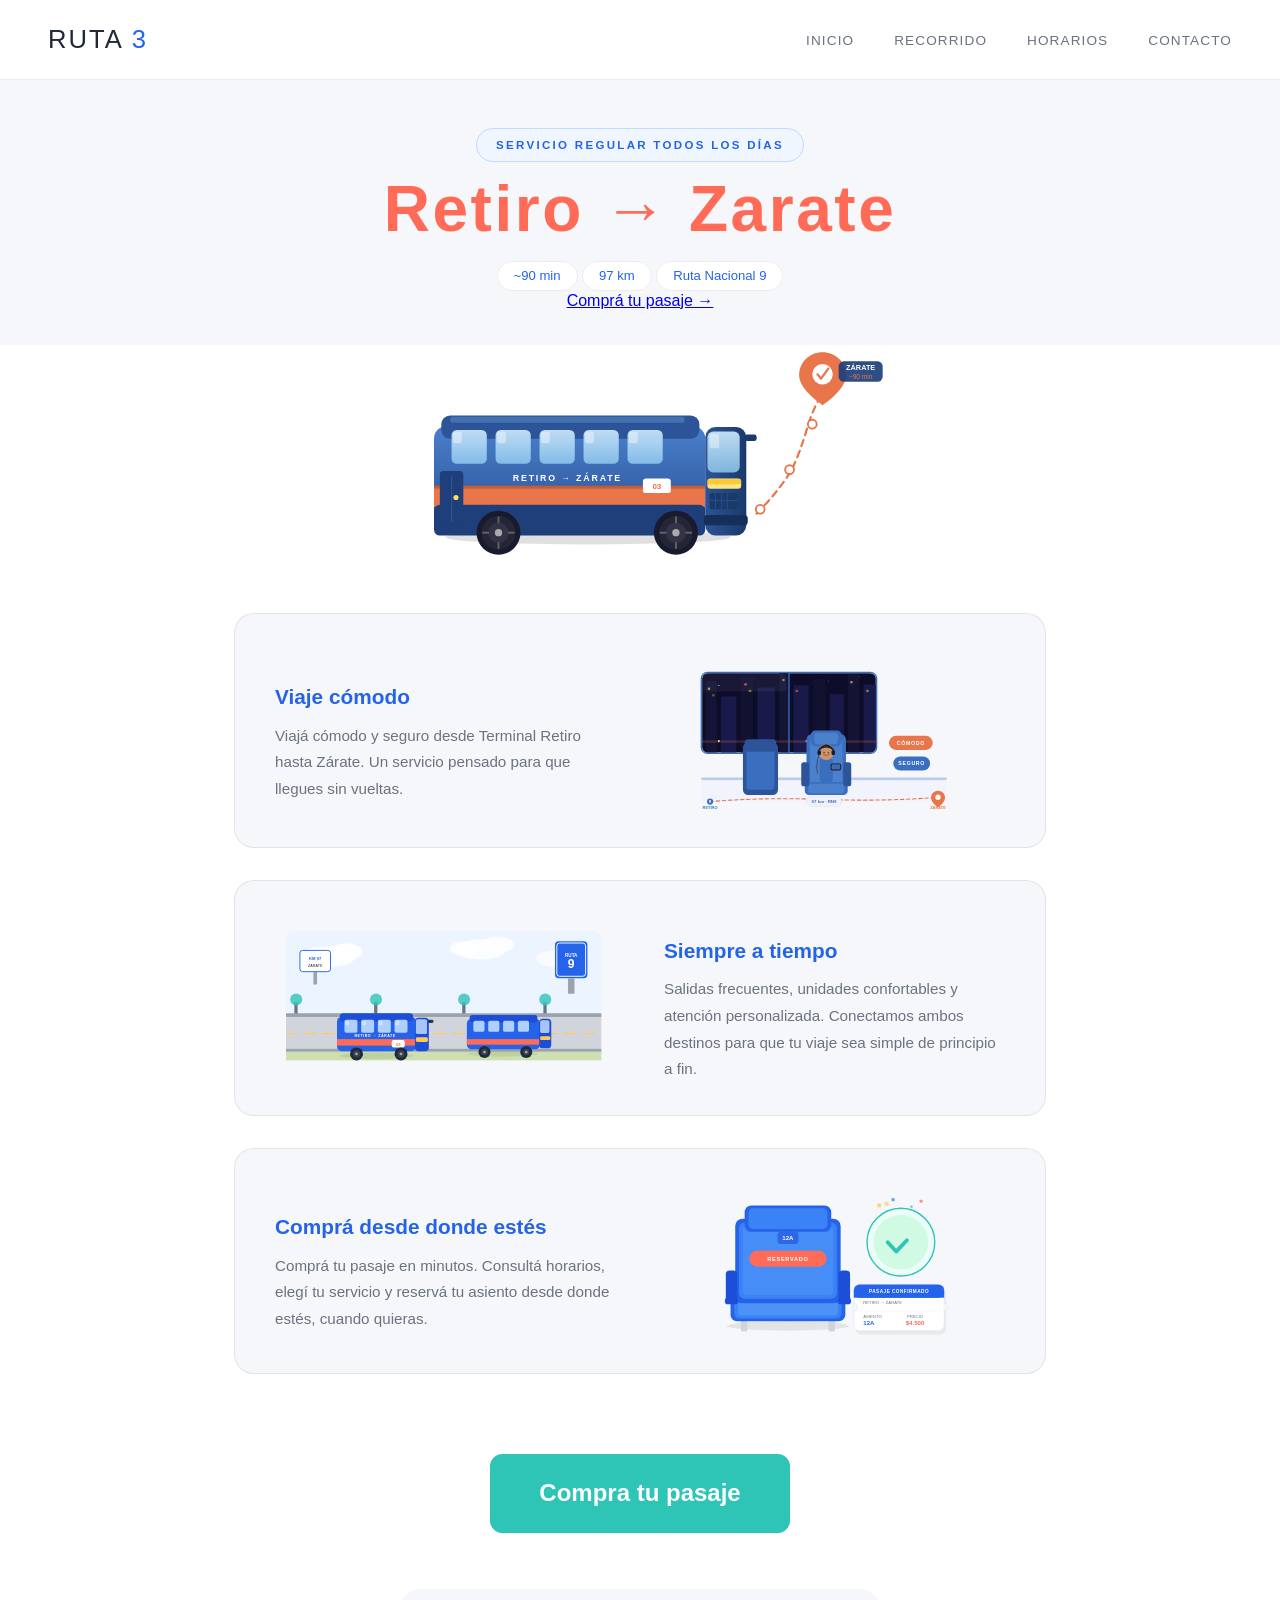
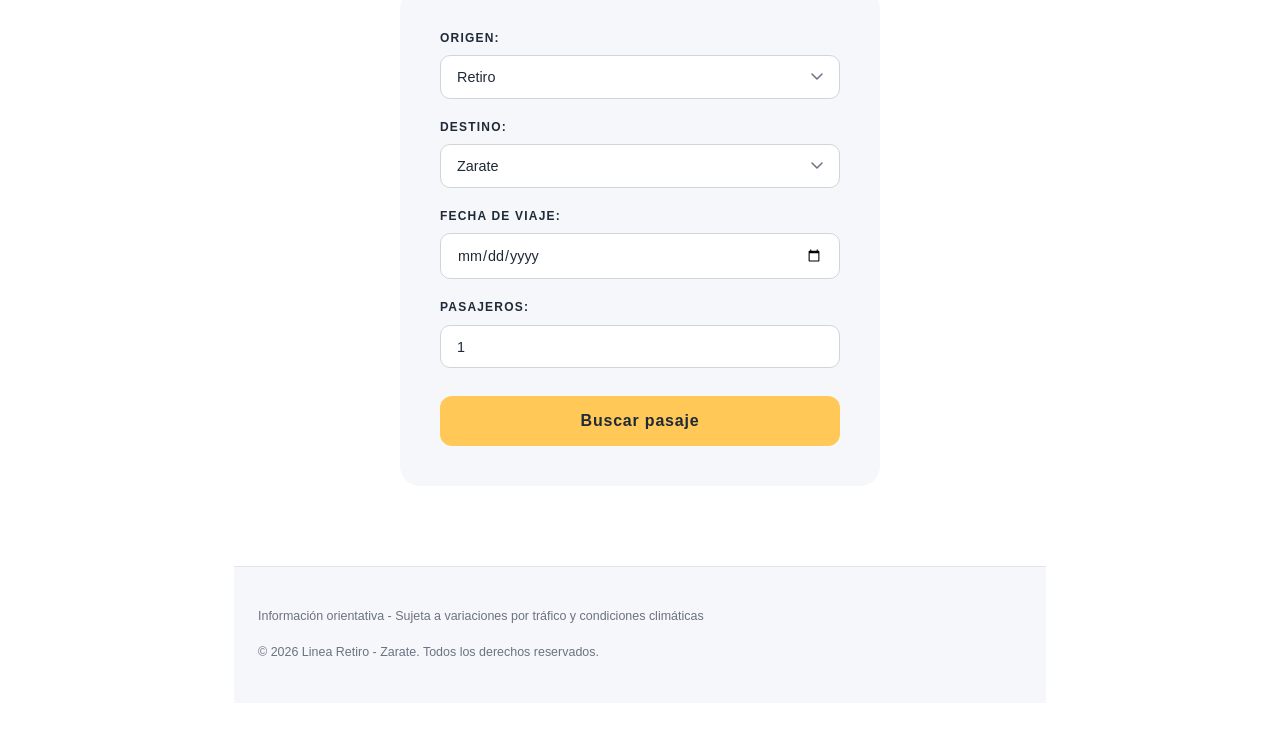
<file: index.html>
<html lang="es">
    <head>
        <meta charset="UTF-8">
        <meta name="viewport" content="width=device-width, initial-scale=1.0">
        <title>Linea Retiro - Zarate</title>
            <link rel="stylesheet" href="styleretiro.css"/>
            <link href="https://fonts.google.com/specimen/Plus+Jakarta+Sans?preview.script=Latn" rel="stylesheet"/>
    
    </head>
    
    <body>
     

   
          <nav class="navbar">
            <div class="nav__logo">RUTA <span>3</span></div>
           <ul class="nav--list">
                <li> <a class="nav_link" href="index.html">Inicio</a></li>
                <li> <a class="nav_link" href="recorrido.html">Recorrido</a></li>
                <li> <a class="nav_link" href="horarios.html">Horarios</a></li>            
                <li> <a class="nav_link" href="contacto.html">Contacto</a></li>
            </ul>
           </nav> 
    
    <header class="hero">
      <div class="hero__badge">Servicio regular todos los días</div>
           <h1 class="retiro--tittle">
             <span class="retiro">Retiro</span>
            <span class="arrow"><span>→</span></span>
            <span class="zarate">Zarate</span>
             </h1>
      <div class="hero__pills">
        <span class="pill">~90 min</span>
        <span class="pill">97 km</span>
        <span class="pill">Ruta Nacional 9</span>
      </div>
      <a href="compra" class="hero__cta">Comprá tu pasaje →</a>
    </div>
  </header>     
           
        
             <div class="bus-image">
                <svg width="100%" viewBox="0 0 682 300" role="img" style="" xmlns="http://www.w3.org/2000/svg">
  <title style="fill:rgb(0, 0, 0);stroke:none;color:rgb(255, 255, 255);stroke-width:1px;stroke-linecap:butt;stroke-linejoin:miter;opacity:1;font-family:&quot;Anthropic Sans&quot;, -apple-system, &quot;system-ui&quot;, &quot;Segoe UI&quot;, sans-serif;font-size:16px;font-weight:400;text-anchor:start;dominant-baseline:auto">Micro de larga distancia sin fondo</title>
  <desc style="fill:rgb(0, 0, 0);stroke:none;color:rgb(255, 255, 255);stroke-width:1px;stroke-linecap:butt;stroke-linejoin:miter;opacity:1;font-family:&quot;Anthropic Sans&quot;, -apple-system, &quot;system-ui&quot;, &quot;Segoe UI&quot;, sans-serif;font-size:16px;font-weight:400;text-anchor:start;dominant-baseline:auto">Ilustración de micro Retiro–Zárate sin fondo, colores azul coral gris blanco</desc>
  <defs>
    <marker id="arrow" viewBox="0 0 10 10" refX="8" refY="5" markerWidth="6" markerHeight="6" orient="auto-start-reverse">
      <path class="rdot" d="M2 1L8 5L2 9" fill="none" stroke="context-stroke" stroke-width="1.5" stroke-linecap="round" stroke-linejoin="round"/>
    </marker>
    
    <!-- Vidrio azul claro -->
    <linearGradient id="glass" x1="0" y1="0" x2="0" y2="1">
      <stop offset="0%" stop-color="#C8E4F8" stop-opacity=".95"/>
      <stop offset="100%" stop-color="#8FC8EE" stop-opacity=".85"/>
    </linearGradient>
    <!-- Carrocería azul -->
    <linearGradient id="body" x1="0" y1="0" x2="0" y2="1">
      <stop offset="0%" stop-color="#4A80CC"/>
      <stop offset="100%" stop-color="#2D5499"/>
    </linearGradient>
    <!-- Frente oscuro -->
    <linearGradient id="front" x1="0" y1="0" x2="1" y2="0">
      <stop offset="0%" stop-color="#2D5499"/>
      <stop offset="100%" stop-color="#1a3a6a"/>
    </linearGradient>
    <style>
      @keyframes bounce-pin { 0%,100%{transform:translateY(0)} 50%{transform:translateY(-7px)} }
      @keyframes dash-move  { to { stroke-dashoffset: -28; } }
      .pin  { animation: bounce-pin 2s ease-in-out infinite; transform-origin: 590px 80px; }
      .rdot { animation: dash-move 1.3s linear infinite; }
    </style>
  </defs>

  <!-- ══════════════════════════════════
       MICRO — sin ningún rect de fondo
  ══════════════════════════════════ -->

  <!-- Sombra suave en el piso -->
  <ellipse cx="270" cy="262" rx="195" ry="10" fill="#000" opacity=".12" style="fill:rgb(0, 0, 0);stroke:none;color:rgb(255, 255, 255);stroke-width:1px;stroke-linecap:butt;stroke-linejoin:miter;opacity:0.12;font-family:&quot;Anthropic Sans&quot;, -apple-system, &quot;system-ui&quot;, &quot;Segoe UI&quot;, sans-serif;font-size:16px;font-weight:400;text-anchor:start;dominant-baseline:auto"/>

  <!-- Cuerpo principal -->
  <rect x="60" y="110" width="370" height="130" rx="18" fill="url(#body)" style="stroke:none;color:rgb(255, 255, 255);stroke-width:1px;stroke-linecap:butt;stroke-linejoin:miter;opacity:1;font-family:&quot;Anthropic Sans&quot;, -apple-system, &quot;system-ui&quot;, &quot;Segoe UI&quot;, sans-serif;font-size:16px;font-weight:400;text-anchor:start;dominant-baseline:auto"/>

  <!-- Techo -->
  <rect x="70" y="96" width="352" height="32" rx="12" fill="#2D5499" style="fill:rgb(45, 84, 153);stroke:none;color:rgb(255, 255, 255);stroke-width:1px;stroke-linecap:butt;stroke-linejoin:miter;opacity:1;font-family:&quot;Anthropic Sans&quot;, -apple-system, &quot;system-ui&quot;, &quot;Segoe UI&quot;, sans-serif;font-size:16px;font-weight:400;text-anchor:start;dominant-baseline:auto"/>
  <!-- Brillo techo -->
  <rect x="82" y="98" width="320" height="8" rx="4" fill="#6AAAD8" opacity=".35" style="fill:rgb(106, 170, 216);stroke:none;color:rgb(255, 255, 255);stroke-width:1px;stroke-linecap:butt;stroke-linejoin:miter;opacity:0.35;font-family:&quot;Anthropic Sans&quot;, -apple-system, &quot;system-ui&quot;, &quot;Segoe UI&quot;, sans-serif;font-size:16px;font-weight:400;text-anchor:start;dominant-baseline:auto"/>

  <!-- Franja coral lateral -->
  <rect x="60" y="195" width="370" height="26" fill="#E8764A" style="fill:rgb(232, 118, 74);stroke:none;color:rgb(255, 255, 255);stroke-width:1px;stroke-linecap:butt;stroke-linejoin:miter;opacity:1;font-family:&quot;Anthropic Sans&quot;, -apple-system, &quot;system-ui&quot;, &quot;Segoe UI&quot;, sans-serif;font-size:16px;font-weight:400;text-anchor:start;dominant-baseline:auto"/>
  <!-- Separador franja superior -->
  <rect x="60" y="192" width="370" height="4" fill="#C45E34" style="fill:rgb(196, 94, 52);stroke:none;color:rgb(255, 255, 255);stroke-width:1px;stroke-linecap:butt;stroke-linejoin:miter;opacity:1;font-family:&quot;Anthropic Sans&quot;, -apple-system, &quot;system-ui&quot;, &quot;Segoe UI&quot;, sans-serif;font-size:16px;font-weight:400;text-anchor:start;dominant-baseline:auto"/>

  <!-- Parte baja carrocería -->
  <rect x="60" y="218" width="370" height="42" rx="8" fill="#1E3F7A" style="fill:rgb(30, 63, 122);stroke:none;color:rgb(255, 255, 255);stroke-width:1px;stroke-linecap:butt;stroke-linejoin:miter;opacity:1;font-family:&quot;Anthropic Sans&quot;, -apple-system, &quot;system-ui&quot;, &quot;Segoe UI&quot;, sans-serif;font-size:16px;font-weight:400;text-anchor:start;dominant-baseline:auto"/>

  <!-- ─── Ventanas (5) ─── -->
  <rect x="84" y="116" width="48" height="46" rx="7" fill="url(#glass)" style="stroke:none;color:rgb(255, 255, 255);stroke-width:1px;stroke-linecap:butt;stroke-linejoin:miter;opacity:1;font-family:&quot;Anthropic Sans&quot;, -apple-system, &quot;system-ui&quot;, &quot;Segoe UI&quot;, sans-serif;font-size:16px;font-weight:400;text-anchor:start;dominant-baseline:auto"/>
  <rect x="144" y="116" width="48" height="46" rx="7" fill="url(#glass)" style="stroke:none;color:rgb(255, 255, 255);stroke-width:1px;stroke-linecap:butt;stroke-linejoin:miter;opacity:1;font-family:&quot;Anthropic Sans&quot;, -apple-system, &quot;system-ui&quot;, &quot;Segoe UI&quot;, sans-serif;font-size:16px;font-weight:400;text-anchor:start;dominant-baseline:auto"/>
  <rect x="204" y="116" width="48" height="46" rx="7" fill="url(#glass)" style="stroke:none;color:rgb(255, 255, 255);stroke-width:1px;stroke-linecap:butt;stroke-linejoin:miter;opacity:1;font-family:&quot;Anthropic Sans&quot;, -apple-system, &quot;system-ui&quot;, &quot;Segoe UI&quot;, sans-serif;font-size:16px;font-weight:400;text-anchor:start;dominant-baseline:auto"/>
  <rect x="264" y="116" width="48" height="46" rx="7" fill="url(#glass)" style="stroke:none;color:rgb(255, 255, 255);stroke-width:1px;stroke-linecap:butt;stroke-linejoin:miter;opacity:1;font-family:&quot;Anthropic Sans&quot;, -apple-system, &quot;system-ui&quot;, &quot;Segoe UI&quot;, sans-serif;font-size:16px;font-weight:400;text-anchor:start;dominant-baseline:auto"/>
  <rect x="324" y="116" width="48" height="46" rx="7" fill="url(#glass)" style="stroke:none;color:rgb(255, 255, 255);stroke-width:1px;stroke-linecap:butt;stroke-linejoin:miter;opacity:1;font-family:&quot;Anthropic Sans&quot;, -apple-system, &quot;system-ui&quot;, &quot;Segoe UI&quot;, sans-serif;font-size:16px;font-weight:400;text-anchor:start;dominant-baseline:auto"/>
  <!-- Brillos ventanas -->
  <rect x="86" y="118" width="12" height="16" rx="3" fill="#fff" opacity=".4" style="fill:rgb(255, 255, 255);stroke:none;color:rgb(255, 255, 255);stroke-width:1px;stroke-linecap:butt;stroke-linejoin:miter;opacity:0.4;font-family:&quot;Anthropic Sans&quot;, -apple-system, &quot;system-ui&quot;, &quot;Segoe UI&quot;, sans-serif;font-size:16px;font-weight:400;text-anchor:start;dominant-baseline:auto"/>
  <rect x="146" y="118" width="12" height="16" rx="3" fill="#fff" opacity=".4" style="fill:rgb(255, 255, 255);stroke:none;color:rgb(255, 255, 255);stroke-width:1px;stroke-linecap:butt;stroke-linejoin:miter;opacity:0.4;font-family:&quot;Anthropic Sans&quot;, -apple-system, &quot;system-ui&quot;, &quot;Segoe UI&quot;, sans-serif;font-size:16px;font-weight:400;text-anchor:start;dominant-baseline:auto"/>
  <rect x="206" y="118" width="12" height="16" rx="3" fill="#fff" opacity=".4" style="fill:rgb(255, 255, 255);stroke:none;color:rgb(255, 255, 255);stroke-width:1px;stroke-linecap:butt;stroke-linejoin:miter;opacity:0.4;font-family:&quot;Anthropic Sans&quot;, -apple-system, &quot;system-ui&quot;, &quot;Segoe UI&quot;, sans-serif;font-size:16px;font-weight:400;text-anchor:start;dominant-baseline:auto"/>
  <rect x="266" y="118" width="12" height="16" rx="3" fill="#fff" opacity=".4" style="fill:rgb(255, 255, 255);stroke:none;color:rgb(255, 255, 255);stroke-width:1px;stroke-linecap:butt;stroke-linejoin:miter;opacity:0.4;font-family:&quot;Anthropic Sans&quot;, -apple-system, &quot;system-ui&quot;, &quot;Segoe UI&quot;, sans-serif;font-size:16px;font-weight:400;text-anchor:start;dominant-baseline:auto"/>
  <rect x="326" y="118" width="12" height="16" rx="3" fill="#fff" opacity=".4" style="fill:rgb(255, 255, 255);stroke:none;color:rgb(255, 255, 255);stroke-width:1px;stroke-linecap:butt;stroke-linejoin:miter;opacity:0.4;font-family:&quot;Anthropic Sans&quot;, -apple-system, &quot;system-ui&quot;, &quot;Segoe UI&quot;, sans-serif;font-size:16px;font-weight:400;text-anchor:start;dominant-baseline:auto"/>

  <!-- ─── Puerta lateral ─── -->
  <rect x="68" y="172" width="32" height="74" rx="5" fill="#1E3F7A" style="fill:rgb(30, 63, 122);stroke:none;color:rgb(255, 255, 255);stroke-width:1px;stroke-linecap:butt;stroke-linejoin:miter;opacity:1;font-family:&quot;Anthropic Sans&quot;, -apple-system, &quot;system-ui&quot;, &quot;Segoe UI&quot;, sans-serif;font-size:16px;font-weight:400;text-anchor:start;dominant-baseline:auto"/>
  <line x1="84" y1="178" x2="84" y2="240" stroke="#2D5499" stroke-width="1.5" style="fill:rgb(0, 0, 0);stroke:rgb(45, 84, 153);color:rgb(255, 255, 255);stroke-width:1.5px;stroke-linecap:butt;stroke-linejoin:miter;opacity:1;font-family:&quot;Anthropic Sans&quot;, -apple-system, &quot;system-ui&quot;, &quot;Segoe UI&quot;, sans-serif;font-size:16px;font-weight:400;text-anchor:start;dominant-baseline:auto"/>
  <circle cx="90" cy="208" r="3.5" fill="#FFE066" style="fill:rgb(255, 224, 102);stroke:none;color:rgb(255, 255, 255);stroke-width:1px;stroke-linecap:butt;stroke-linejoin:miter;opacity:1;font-family:&quot;Anthropic Sans&quot;, -apple-system, &quot;system-ui&quot;, &quot;Segoe UI&quot;, sans-serif;font-size:16px;font-weight:400;text-anchor:start;dominant-baseline:auto"/>

  <!-- Texto lateral -->
  <text x="242" y="186" font-family="sans-serif" font-size="12" font-weight="700" fill="#fff" letter-spacing="2.5" text-anchor="middle" style="fill:rgb(255, 255, 255);stroke:none;color:rgb(255, 255, 255);stroke-width:1px;stroke-linecap:butt;stroke-linejoin:miter;opacity:1;font-family:sans-serif;font-size:12px;font-weight:700;text-anchor:middle;dominant-baseline:auto">RETIRO → ZÁRATE</text>
  <!-- Número línea -->
  <rect x="345" y="182" width="38" height="20" rx="4" fill="#fff" style="fill:rgb(255, 255, 255);stroke:none;color:rgb(255, 255, 255);stroke-width:1px;stroke-linecap:butt;stroke-linejoin:miter;opacity:1;font-family:&quot;Anthropic Sans&quot;, -apple-system, &quot;system-ui&quot;, &quot;Segoe UI&quot;, sans-serif;font-size:16px;font-weight:400;text-anchor:start;dominant-baseline:auto"/>
  <text x="364" y="196" font-family="sans-serif" font-size="11" font-weight="700" fill="#E8764A" text-anchor="middle" style="fill:rgb(232, 118, 74);stroke:none;color:rgb(255, 255, 255);stroke-width:1px;stroke-linecap:butt;stroke-linejoin:miter;opacity:1;font-family:sans-serif;font-size:11px;font-weight:700;text-anchor:middle;dominant-baseline:auto">03</text>

  <!-- ─── Frente del micro ─── -->
  <rect x="430" y="112" width="56" height="148" rx="14" fill="url(#front)" style="stroke:none;color:rgb(255, 255, 255);stroke-width:1px;stroke-linecap:butt;stroke-linejoin:miter;opacity:1;font-family:&quot;Anthropic Sans&quot;, -apple-system, &quot;system-ui&quot;, &quot;Segoe UI&quot;, sans-serif;font-size:16px;font-weight:400;text-anchor:start;dominant-baseline:auto"/>
  <!-- Parabrisas -->
  <rect x="433" y="118" width="44" height="56" rx="8" fill="url(#glass)" style="stroke:none;color:rgb(255, 255, 255);stroke-width:1px;stroke-linecap:butt;stroke-linejoin:miter;opacity:1;font-family:&quot;Anthropic Sans&quot;, -apple-system, &quot;system-ui&quot;, &quot;Segoe UI&quot;, sans-serif;font-size:16px;font-weight:400;text-anchor:start;dominant-baseline:auto"/>
  <!-- Brillo parabrisas -->
  <rect x="436" y="121" width="13" height="20" rx="3" fill="#fff" opacity=".4" style="fill:rgb(255, 255, 255);stroke:none;color:rgb(255, 255, 255);stroke-width:1px;stroke-linecap:butt;stroke-linejoin:miter;opacity:0.4;font-family:&quot;Anthropic Sans&quot;, -apple-system, &quot;system-ui&quot;, &quot;Segoe UI&quot;, sans-serif;font-size:16px;font-weight:400;text-anchor:start;dominant-baseline:auto"/>
  <!-- Luces delanteras -->
  <rect x="433" y="182" width="46" height="14" rx="4" fill="#FFE580" style="fill:rgb(255, 229, 128);stroke:none;color:rgb(255, 255, 255);stroke-width:1px;stroke-linecap:butt;stroke-linejoin:miter;opacity:1;font-family:&quot;Anthropic Sans&quot;, -apple-system, &quot;system-ui&quot;, &quot;Segoe UI&quot;, sans-serif;font-size:16px;font-weight:400;text-anchor:start;dominant-baseline:auto"/>
  <rect x="433" y="183" width="46" height="7" rx="2" fill="#FFB800" opacity=".6" style="fill:rgb(255, 184, 0);stroke:none;color:rgb(255, 255, 255);stroke-width:1px;stroke-linecap:butt;stroke-linejoin:miter;opacity:0.6;font-family:&quot;Anthropic Sans&quot;, -apple-system, &quot;system-ui&quot;, &quot;Segoe UI&quot;, sans-serif;font-size:16px;font-weight:400;text-anchor:start;dominant-baseline:auto"/>
  <!-- Espejo -->
  <rect x="484" y="122" width="16" height="9" rx="3" fill="#1a3a6a" style="fill:rgb(26, 58, 106);stroke:none;color:rgb(255, 255, 255);stroke-width:1px;stroke-linecap:butt;stroke-linejoin:miter;opacity:1;font-family:&quot;Anthropic Sans&quot;, -apple-system, &quot;system-ui&quot;, &quot;Segoe UI&quot;, sans-serif;font-size:16px;font-weight:400;text-anchor:start;dominant-baseline:auto"/>
  <line x1="484" y1="127" x2="500" y2="127" stroke="#1a3a6a" stroke-width="1.5" style="fill:rgb(0, 0, 0);stroke:rgb(26, 58, 106);color:rgb(255, 255, 255);stroke-width:1.5px;stroke-linecap:butt;stroke-linejoin:miter;opacity:1;font-family:&quot;Anthropic Sans&quot;, -apple-system, &quot;system-ui&quot;, &quot;Segoe UI&quot;, sans-serif;font-size:16px;font-weight:400;text-anchor:start;dominant-baseline:auto"/>
  <!-- Rejilla frontal -->
  <rect x="436" y="202" width="38" height="22" rx="3" fill="#1a3a6a" style="fill:rgb(26, 58, 106);stroke:none;color:rgb(255, 255, 255);stroke-width:1px;stroke-linecap:butt;stroke-linejoin:miter;opacity:1;font-family:&quot;Anthropic Sans&quot;, -apple-system, &quot;system-ui&quot;, &quot;Segoe UI&quot;, sans-serif;font-size:16px;font-weight:400;text-anchor:start;dominant-baseline:auto"/>
  <line x1="444" y1="202" x2="444" y2="224" stroke="#2D5499" stroke-width="1" style="fill:rgb(0, 0, 0);stroke:rgb(45, 84, 153);color:rgb(255, 255, 255);stroke-width:1px;stroke-linecap:butt;stroke-linejoin:miter;opacity:1;font-family:&quot;Anthropic Sans&quot;, -apple-system, &quot;system-ui&quot;, &quot;Segoe UI&quot;, sans-serif;font-size:16px;font-weight:400;text-anchor:start;dominant-baseline:auto"/>
  <line x1="452" y1="202" x2="452" y2="224" stroke="#2D5499" stroke-width="1" style="fill:rgb(0, 0, 0);stroke:rgb(45, 84, 153);color:rgb(255, 255, 255);stroke-width:1px;stroke-linecap:butt;stroke-linejoin:miter;opacity:1;font-family:&quot;Anthropic Sans&quot;, -apple-system, &quot;system-ui&quot;, &quot;Segoe UI&quot;, sans-serif;font-size:16px;font-weight:400;text-anchor:start;dominant-baseline:auto"/>
  <line x1="460" y1="202" x2="460" y2="224" stroke="#2D5499" stroke-width="1" style="fill:rgb(0, 0, 0);stroke:rgb(45, 84, 153);color:rgb(255, 255, 255);stroke-width:1px;stroke-linecap:butt;stroke-linejoin:miter;opacity:1;font-family:&quot;Anthropic Sans&quot;, -apple-system, &quot;system-ui&quot;, &quot;Segoe UI&quot;, sans-serif;font-size:16px;font-weight:400;text-anchor:start;dominant-baseline:auto"/>
  <line x1="436" y1="212" x2="474" y2="212" stroke="#2D5499" stroke-width="1" style="fill:rgb(0, 0, 0);stroke:rgb(45, 84, 153);color:rgb(255, 255, 255);stroke-width:1px;stroke-linecap:butt;stroke-linejoin:miter;opacity:1;font-family:&quot;Anthropic Sans&quot;, -apple-system, &quot;system-ui&quot;, &quot;Segoe UI&quot;, sans-serif;font-size:16px;font-weight:400;text-anchor:start;dominant-baseline:auto"/>
  <!-- Parachoques -->
  <rect x="428" y="232" width="60" height="14" rx="5" fill="#152e5a" style="fill:rgb(21, 46, 90);stroke:none;color:rgb(255, 255, 255);stroke-width:1px;stroke-linecap:butt;stroke-linejoin:miter;opacity:1;font-family:&quot;Anthropic Sans&quot;, -apple-system, &quot;system-ui&quot;, &quot;Segoe UI&quot;, sans-serif;font-size:16px;font-weight:400;text-anchor:start;dominant-baseline:auto"/>

  <!-- ─── Ruedas ─── -->
  <!-- Trasera -->
  <circle cx="148" cy="256" r="30" fill="#1a1a2e" style="fill:rgb(26, 26, 46);stroke:none;color:rgb(255, 255, 255);stroke-width:1px;stroke-linecap:butt;stroke-linejoin:miter;opacity:1;font-family:&quot;Anthropic Sans&quot;, -apple-system, &quot;system-ui&quot;, &quot;Segoe UI&quot;, sans-serif;font-size:16px;font-weight:400;text-anchor:start;dominant-baseline:auto"/>
  <circle cx="148" cy="256" r="23" fill="#252538" style="fill:rgb(37, 37, 56);stroke:none;color:rgb(255, 255, 255);stroke-width:1px;stroke-linecap:butt;stroke-linejoin:miter;opacity:1;font-family:&quot;Anthropic Sans&quot;, -apple-system, &quot;system-ui&quot;, &quot;Segoe UI&quot;, sans-serif;font-size:16px;font-weight:400;text-anchor:start;dominant-baseline:auto"/>
  <circle cx="148" cy="256" r="14" fill="#333348" style="fill:rgb(51, 51, 72);stroke:none;color:rgb(255, 255, 255);stroke-width:1px;stroke-linecap:butt;stroke-linejoin:miter;opacity:1;font-family:&quot;Anthropic Sans&quot;, -apple-system, &quot;system-ui&quot;, &quot;Segoe UI&quot;, sans-serif;font-size:16px;font-weight:400;text-anchor:start;dominant-baseline:auto"/>
  <circle cx="148" cy="256" r="5" fill="#aaa" style="fill:rgb(170, 170, 170);stroke:none;color:rgb(255, 255, 255);stroke-width:1px;stroke-linecap:butt;stroke-linejoin:miter;opacity:1;font-family:&quot;Anthropic Sans&quot;, -apple-system, &quot;system-ui&quot;, &quot;Segoe UI&quot;, sans-serif;font-size:16px;font-weight:400;text-anchor:start;dominant-baseline:auto"/>
  <line x1="148" y1="234" x2="148" y2="243" stroke="#666" stroke-width="2.5" style="fill:rgb(0, 0, 0);stroke:rgb(102, 102, 102);color:rgb(255, 255, 255);stroke-width:2.5px;stroke-linecap:butt;stroke-linejoin:miter;opacity:1;font-family:&quot;Anthropic Sans&quot;, -apple-system, &quot;system-ui&quot;, &quot;Segoe UI&quot;, sans-serif;font-size:16px;font-weight:400;text-anchor:start;dominant-baseline:auto"/>
  <line x1="148" y1="269" x2="148" y2="278" stroke="#666" stroke-width="2.5" style="fill:rgb(0, 0, 0);stroke:rgb(102, 102, 102);color:rgb(255, 255, 255);stroke-width:2.5px;stroke-linecap:butt;stroke-linejoin:miter;opacity:1;font-family:&quot;Anthropic Sans&quot;, -apple-system, &quot;system-ui&quot;, &quot;Segoe UI&quot;, sans-serif;font-size:16px;font-weight:400;text-anchor:start;dominant-baseline:auto"/>
  <line x1="126" y1="256" x2="135" y2="256" stroke="#666" stroke-width="2.5" style="fill:rgb(0, 0, 0);stroke:rgb(102, 102, 102);color:rgb(255, 255, 255);stroke-width:2.5px;stroke-linecap:butt;stroke-linejoin:miter;opacity:1;font-family:&quot;Anthropic Sans&quot;, -apple-system, &quot;system-ui&quot;, &quot;Segoe UI&quot;, sans-serif;font-size:16px;font-weight:400;text-anchor:start;dominant-baseline:auto"/>
  <line x1="161" y1="256" x2="170" y2="256" stroke="#666" stroke-width="2.5" style="fill:rgb(0, 0, 0);stroke:rgb(102, 102, 102);color:rgb(255, 255, 255);stroke-width:2.5px;stroke-linecap:butt;stroke-linejoin:miter;opacity:1;font-family:&quot;Anthropic Sans&quot;, -apple-system, &quot;system-ui&quot;, &quot;Segoe UI&quot;, sans-serif;font-size:16px;font-weight:400;text-anchor:start;dominant-baseline:auto"/>
  <!-- Delantera -->
  <circle cx="390" cy="256" r="30" fill="#1a1a2e" style="fill:rgb(26, 26, 46);stroke:none;color:rgb(255, 255, 255);stroke-width:1px;stroke-linecap:butt;stroke-linejoin:miter;opacity:1;font-family:&quot;Anthropic Sans&quot;, -apple-system, &quot;system-ui&quot;, &quot;Segoe UI&quot;, sans-serif;font-size:16px;font-weight:400;text-anchor:start;dominant-baseline:auto"/>
  <circle cx="390" cy="256" r="23" fill="#252538" style="fill:rgb(37, 37, 56);stroke:none;color:rgb(255, 255, 255);stroke-width:1px;stroke-linecap:butt;stroke-linejoin:miter;opacity:1;font-family:&quot;Anthropic Sans&quot;, -apple-system, &quot;system-ui&quot;, &quot;Segoe UI&quot;, sans-serif;font-size:16px;font-weight:400;text-anchor:start;dominant-baseline:auto"/>
  <circle cx="390" cy="256" r="14" fill="#333348" style="fill:rgb(51, 51, 72);stroke:none;color:rgb(255, 255, 255);stroke-width:1px;stroke-linecap:butt;stroke-linejoin:miter;opacity:1;font-family:&quot;Anthropic Sans&quot;, -apple-system, &quot;system-ui&quot;, &quot;Segoe UI&quot;, sans-serif;font-size:16px;font-weight:400;text-anchor:start;dominant-baseline:auto"/>
  <circle cx="390" cy="256" r="5" fill="#aaa" style="fill:rgb(170, 170, 170);stroke:none;color:rgb(255, 255, 255);stroke-width:1px;stroke-linecap:butt;stroke-linejoin:miter;opacity:1;font-family:&quot;Anthropic Sans&quot;, -apple-system, &quot;system-ui&quot;, &quot;Segoe UI&quot;, sans-serif;font-size:16px;font-weight:400;text-anchor:start;dominant-baseline:auto"/>
  <line x1="390" y1="234" x2="390" y2="243" stroke="#666" stroke-width="2.5" style="fill:rgb(0, 0, 0);stroke:rgb(102, 102, 102);color:rgb(255, 255, 255);stroke-width:2.5px;stroke-linecap:butt;stroke-linejoin:miter;opacity:1;font-family:&quot;Anthropic Sans&quot;, -apple-system, &quot;system-ui&quot;, &quot;Segoe UI&quot;, sans-serif;font-size:16px;font-weight:400;text-anchor:start;dominant-baseline:auto"/>
  <line x1="390" y1="269" x2="390" y2="278" stroke="#666" stroke-width="2.5" style="fill:rgb(0, 0, 0);stroke:rgb(102, 102, 102);color:rgb(255, 255, 255);stroke-width:2.5px;stroke-linecap:butt;stroke-linejoin:miter;opacity:1;font-family:&quot;Anthropic Sans&quot;, -apple-system, &quot;system-ui&quot;, &quot;Segoe UI&quot;, sans-serif;font-size:16px;font-weight:400;text-anchor:start;dominant-baseline:auto"/>
  <line x1="368" y1="256" x2="377" y2="256" stroke="#666" stroke-width="2.5" style="fill:rgb(0, 0, 0);stroke:rgb(102, 102, 102);color:rgb(255, 255, 255);stroke-width:2.5px;stroke-linecap:butt;stroke-linejoin:miter;opacity:1;font-family:&quot;Anthropic Sans&quot;, -apple-system, &quot;system-ui&quot;, &quot;Segoe UI&quot;, sans-serif;font-size:16px;font-weight:400;text-anchor:start;dominant-baseline:auto"/>
  <line x1="403" y1="256" x2="412" y2="256" stroke="#666" stroke-width="2.5" style="fill:rgb(0, 0, 0);stroke:rgb(102, 102, 102);color:rgb(255, 255, 255);stroke-width:2.5px;stroke-linecap:butt;stroke-linejoin:miter;opacity:1;font-family:&quot;Anthropic Sans&quot;, -apple-system, &quot;system-ui&quot;, &quot;Segoe UI&quot;, sans-serif;font-size:16px;font-weight:400;text-anchor:start;dominant-baseline:auto"/>

  <!-- ══════════════════════════════════
       RUTA PUNTEADA + PIN
  ══════════════════════════════════ -->

  <!-- Línea punteada animada -->
  <path d="M 500 230 Q 530 200 548 170 Q 560 145 570 110 Q 578 85 590 65" fill="none" stroke="#E8764A" stroke-width="3" stroke-dasharray="9 7" stroke-linecap="round" style="fill:none;stroke:rgb(232, 118, 74);color:rgb(255, 255, 255);stroke-width:3px;stroke-dasharray:9px, 7px;stroke-linecap:round;stroke-linejoin:miter;opacity:1;font-family:&quot;Anthropic Sans&quot;, -apple-system, &quot;system-ui&quot;, &quot;Segoe UI&quot;, sans-serif;font-size:16px;font-weight:400;text-anchor:start;dominant-baseline:auto"/>

  <!-- Puntos de parada -->
  <circle cx="505" cy="224" r="6" fill="#fff" stroke="#E8764A" stroke-width="2.5" style="fill:rgb(255, 255, 255);stroke:rgb(232, 118, 74);color:rgb(255, 255, 255);stroke-width:2.5px;stroke-linecap:butt;stroke-linejoin:miter;opacity:1;font-family:&quot;Anthropic Sans&quot;, -apple-system, &quot;system-ui&quot;, &quot;Segoe UI&quot;, sans-serif;font-size:16px;font-weight:400;text-anchor:start;dominant-baseline:auto"/>
  <circle cx="545" cy="170" r="6" fill="#fff" stroke="#E8764A" stroke-width="2.5" style="fill:rgb(255, 255, 255);stroke:rgb(232, 118, 74);color:rgb(255, 255, 255);stroke-width:2.5px;stroke-linecap:butt;stroke-linejoin:miter;opacity:1;font-family:&quot;Anthropic Sans&quot;, -apple-system, &quot;system-ui&quot;, &quot;Segoe UI&quot;, sans-serif;font-size:16px;font-weight:400;text-anchor:start;dominant-baseline:auto"/>
  <circle cx="576" cy="108" r="6" fill="#fff" stroke="#E8764A" stroke-width="2.5" style="fill:rgb(255, 255, 255);stroke:rgb(232, 118, 74);color:rgb(255, 255, 255);stroke-width:2.5px;stroke-linecap:butt;stroke-linejoin:miter;opacity:1;font-family:&quot;Anthropic Sans&quot;, -apple-system, &quot;system-ui&quot;, &quot;Segoe UI&quot;, sans-serif;font-size:16px;font-weight:400;text-anchor:start;dominant-baseline:auto"/>

  <!-- Pin de destino animado -->
  <g class="pin" style="fill:rgb(0, 0, 0);stroke:none;color:rgb(255, 255, 255);stroke-width:1px;stroke-linecap:butt;stroke-linejoin:miter;opacity:1;font-family:&quot;Anthropic Sans&quot;, -apple-system, &quot;system-ui&quot;, &quot;Segoe UI&quot;, sans-serif;font-size:16px;font-weight:400;text-anchor:start;dominant-baseline:auto">
    <ellipse cx="590" cy="70" rx="9" ry="3.5" fill="#000" opacity=".18" style="fill:rgb(0, 0, 0);stroke:none;color:rgb(255, 255, 255);stroke-width:1px;stroke-linecap:butt;stroke-linejoin:miter;opacity:0.18;font-family:&quot;Anthropic Sans&quot;, -apple-system, &quot;system-ui&quot;, &quot;Segoe UI&quot;, sans-serif;font-size:16px;font-weight:400;text-anchor:start;dominant-baseline:auto"/>
    <path d="M590 10 C572 10 558 24 558 41 C558 62 590 82 590 82 C590 82 622 62 622 41 C622 24 608 10 590 10Z" fill="#E8764A" style="fill:rgb(232, 118, 74);stroke:none;color:rgb(255, 255, 255);stroke-width:1px;stroke-linecap:butt;stroke-linejoin:miter;opacity:1;font-family:&quot;Anthropic Sans&quot;, -apple-system, &quot;system-ui&quot;, &quot;Segoe UI&quot;, sans-serif;font-size:16px;font-weight:400;text-anchor:start;dominant-baseline:auto"/>
    <circle cx="590" cy="40" r="14" fill="#fff" style="fill:rgb(255, 255, 255);stroke:none;color:rgb(255, 255, 255);stroke-width:1px;stroke-linecap:butt;stroke-linejoin:miter;opacity:1;font-family:&quot;Anthropic Sans&quot;, -apple-system, &quot;system-ui&quot;, &quot;Segoe UI&quot;, sans-serif;font-size:16px;font-weight:400;text-anchor:start;dominant-baseline:auto"/>
    <polyline points="583,40 588,46 598,32" fill="none" stroke="#E8764A" stroke-width="3" stroke-linecap="round" stroke-linejoin="round" style="fill:none;stroke:rgb(232, 118, 74);color:rgb(255, 255, 255);stroke-width:3px;stroke-linecap:round;stroke-linejoin:round;opacity:1;font-family:&quot;Anthropic Sans&quot;, -apple-system, &quot;system-ui&quot;, &quot;Segoe UI&quot;, sans-serif;font-size:16px;font-weight:400;text-anchor:start;dominant-baseline:auto"/>
  </g>

  <!-- Label Zárate -->
  <rect x="612" y="22" width="60" height="28" rx="7" fill="#1E3F7A" opacity=".92" style="fill:rgb(30, 63, 122);stroke:none;color:rgb(255, 255, 255);stroke-width:1px;stroke-linecap:butt;stroke-linejoin:miter;opacity:0.92;font-family:&quot;Anthropic Sans&quot;, -apple-system, &quot;system-ui&quot;, &quot;Segoe UI&quot;, sans-serif;font-size:16px;font-weight:400;text-anchor:start;dominant-baseline:auto"/>
  <text x="642" y="34" font-family="sans-serif" font-size="10" font-weight="700" fill="#fff" text-anchor="middle" style="fill:rgb(255, 255, 255);stroke:none;color:rgb(255, 255, 255);stroke-width:1px;stroke-linecap:butt;stroke-linejoin:miter;opacity:1;font-family:sans-serif;font-size:10px;font-weight:700;text-anchor:middle;dominant-baseline:auto">ZÁRATE</text>
  <text x="642" y="46" font-family="sans-serif" font-size="9" fill="#E8764A" text-anchor="middle" style="fill:rgb(232, 118, 74);stroke:none;color:rgb(255, 255, 255);stroke-width:1px;stroke-linecap:butt;stroke-linejoin:miter;opacity:1;font-family:sans-serif;font-size:9px;font-weight:400;text-anchor:middle;dominant-baseline:auto">~90 min</text>

</svg>
</header>
        </div>

        <div class="parrafos">

             <div class="parrafo parrafo--con-imagen">
             <div class="parrafo__texto">
              <h3>Viaje cómodo</h3>
                  <p>Viajá cómodo y seguro desde Terminal Retiro hasta Zárate. Un servicio pensado para que llegues sin vueltas.</p>
                </div>
             <div class="parrafo__imagen">
                <svg width="100%" viewBox="0 0 730 384.1" role="img" xmlns="http://www.w3.org/2000/svg" style="">
                    <defs>
                        <style>
    @keyframes city-move  { from{transform:translateX(0)} to{transform:translateX(-120px)} }
    @keyframes star-blink { 0%,100%{opacity:.8} 50%{opacity:.15} }
    @keyframes sway       { 0%,100%{transform:rotate(-1deg)} 50%{transform:rotate(1deg)} }
    @keyframes dash-anim  { to{stroke-dashoffset:-20} }
    .city     { animation: city-move 8s linear infinite; }
    .star1    { animation: star-blink 2.1s ease-in-out infinite; }
    .pasajero { animation: sway 4s ease-in-out infinite; transform-origin: 345px 260px; }
    .ruta     { animation: dash-anim 1.5s linear infinite; }
  </style>
                        <mask id="imagine-text-gaps-00v7xh" maskUnits="userSpaceOnUse"><rect x="0" y="0" width="730" height="384.1" fill="white"/><rect x="501.845947265625" y="211.66175842285156" width="72.30809020996094" height="18.342411994934082" fill="black" rx="2"/><rect x="505.5064697265625" y="259.4853820800781" width="68.98706817626953" height="17.51878070831299" fill="black" rx="2"/><rect x="73.10730743408203" y="348.48956298828125" width="13.785380840301514" height="13.012520790100098" fill="black" rx="2"/><rect x="59.001773834228516" y="361.7384948730469" width="41.9964485168457" height="14.514607429504395" fill="black" rx="2"/><rect x="578.08642578125" y="361.6922302246094" width="43.827117919921875" height="14.560882568359375" fill="black" rx="2"/><rect x="307.65985107421875" y="347.98748779296875" width="64.68030548095703" height="15.265650749206543" fill="black" rx="2"/></mask></defs>
  <title style="fill:rgb(0, 0, 0);stroke:none;color:rgb(255, 255, 255);stroke-width:1px;stroke-linecap:butt;stroke-linejoin:miter;opacity:1;font-family:&quot;Anthropic Sans&quot;, -apple-system, &quot;system-ui&quot;, &quot;Segoe UI&quot;, sans-serif;font-size:16px;font-weight:400;text-anchor:start;dominant-baseline:auto">Viajá cómodo y seguro — Retiro a Zárate</title>
  <desc style="fill:rgb(0, 0, 0);stroke:none;color:rgb(255, 255, 255);stroke-width:1px;stroke-linecap:butt;stroke-linejoin:miter;opacity:1;font-family:&quot;Anthropic Sans&quot;, -apple-system, &quot;system-ui&quot;, &quot;Segoe UI&quot;, sans-serif;font-size:16px;font-weight:400;text-anchor:start;dominant-baseline:auto">Pasajero cómodo en micro con ciudad de fondo, sin fondo, para página con fondo blanco</desc>
  

  <!-- Cielo nocturno (solo el área de la ventana, no todo el SVG) -->
  <clipPath id="ventana-clip">
    <rect x="62" y="62" width="396" height="181" rx="12"/>
  </clipPath>

  <!-- Fondo cielo solo dentro de la ventana -->
  <rect x="62" y="62" width="396" height="181" rx="12" fill="#0d0d2a" style="fill:rgb(13, 13, 42);stroke:none;color:rgb(255, 255, 255);stroke-width:1px;stroke-linecap:butt;stroke-linejoin:miter;opacity:1;font-family:&quot;Anthropic Sans&quot;, -apple-system, &quot;system-ui&quot;, &quot;Segoe UI&quot;, sans-serif;font-size:16px;font-weight:400;text-anchor:start;dominant-baseline:auto"/>

  <!-- Estrellas dentro de la ventana -->
  <g clip-path="url(#ventana-clip)" style="fill:rgb(0, 0, 0);stroke:none;color:rgb(255, 255, 255);stroke-width:1px;stroke-linecap:butt;stroke-linejoin:miter;opacity:1;font-family:&quot;Anthropic Sans&quot;, -apple-system, &quot;system-ui&quot;, &quot;Segoe UI&quot;, sans-serif;font-size:16px;font-weight:400;text-anchor:start;dominant-baseline:auto">
    <circle cx="100" cy="90" r="1.5" fill="#fff" opacity=".8" style="fill:rgb(255, 255, 255);stroke:none;color:rgb(255, 255, 255);stroke-width:1px;stroke-linecap:butt;stroke-linejoin:miter;opacity:0.713213;font-family:&quot;Anthropic Sans&quot;, -apple-system, &quot;system-ui&quot;, &quot;Segoe UI&quot;, sans-serif;font-size:16px;font-weight:400;text-anchor:start;dominant-baseline:auto"/>
    <circle cx="180" cy="75" r="1" fill="#fff" opacity=".6" style="fill:rgb(255, 255, 255);stroke:none;color:rgb(255, 255, 255);stroke-width:1px;stroke-linecap:butt;stroke-linejoin:miter;opacity:0.337802;font-family:&quot;Anthropic Sans&quot;, -apple-system, &quot;system-ui&quot;, &quot;Segoe UI&quot;, sans-serif;font-size:16px;font-weight:400;text-anchor:start;dominant-baseline:auto"/>
    <circle cx="260" cy="95" r="1.5" fill="#fff" opacity=".7" style="fill:rgb(255, 255, 255);stroke:none;color:rgb(255, 255, 255);stroke-width:1px;stroke-linecap:butt;stroke-linejoin:miter;opacity:0.152855;font-family:&quot;Anthropic Sans&quot;, -apple-system, &quot;system-ui&quot;, &quot;Segoe UI&quot;, sans-serif;font-size:16px;font-weight:400;text-anchor:start;dominant-baseline:auto"/>
    <circle cx="350" cy="80" r="1" fill="#fff" opacity=".5" style="fill:rgb(255, 255, 255);stroke:none;color:rgb(255, 255, 255);stroke-width:1px;stroke-linecap:butt;stroke-linejoin:miter;opacity:0.713213;font-family:&quot;Anthropic Sans&quot;, -apple-system, &quot;system-ui&quot;, &quot;Segoe UI&quot;, sans-serif;font-size:16px;font-weight:400;text-anchor:start;dominant-baseline:auto"/>
    <circle cx="420" cy="70" r="1.5" fill="#fff" opacity=".8" style="fill:rgb(255, 255, 255);stroke:none;color:rgb(255, 255, 255);stroke-width:1px;stroke-linecap:butt;stroke-linejoin:miter;opacity:0.337802;font-family:&quot;Anthropic Sans&quot;, -apple-system, &quot;system-ui&quot;, &quot;Segoe UI&quot;, sans-serif;font-size:16px;font-weight:400;text-anchor:start;dominant-baseline:auto"/>
    <circle cx="310" cy="85" r="1" fill="#fff" opacity=".6" style="fill:rgb(255, 255, 255);stroke:none;color:rgb(255, 255, 255);stroke-width:1px;stroke-linecap:butt;stroke-linejoin:miter;opacity:0.152855;font-family:&quot;Anthropic Sans&quot;, -apple-system, &quot;system-ui&quot;, &quot;Segoe UI&quot;, sans-serif;font-size:16px;font-weight:400;text-anchor:start;dominant-baseline:auto"/>

    <!-- Ciudad animada dentro de la ventana -->
    <g class="city">
      <rect x="30" y="100" width="30" height="145" fill="#1a1a4a" style="fill:rgb(26, 26, 74);stroke:none;color:rgb(255, 255, 255);stroke-width:1px;stroke-linecap:butt;stroke-linejoin:miter;opacity:1;font-family:&quot;Anthropic Sans&quot;, -apple-system, &quot;system-ui&quot;, &quot;Segoe UI&quot;, sans-serif;font-size:16px;font-weight:400;text-anchor:start;dominant-baseline:auto"/>
      <rect x="70" y="80" width="25" height="165" fill="#141436" style="fill:rgb(20, 20, 54);stroke:none;color:rgb(255, 255, 255);stroke-width:1px;stroke-linecap:butt;stroke-linejoin:miter;opacity:1;font-family:&quot;Anthropic Sans&quot;, -apple-system, &quot;system-ui&quot;, &quot;Segoe UI&quot;, sans-serif;font-size:16px;font-weight:400;text-anchor:start;dominant-baseline:auto"/>
      <rect x="105" y="115" width="35" height="130" fill="#1a1a4a" style="fill:rgb(26, 26, 74);stroke:none;color:rgb(255, 255, 255);stroke-width:1px;stroke-linecap:butt;stroke-linejoin:miter;opacity:1;font-family:&quot;Anthropic Sans&quot;, -apple-system, &quot;system-ui&quot;, &quot;Segoe UI&quot;, sans-serif;font-size:16px;font-weight:400;text-anchor:start;dominant-baseline:auto"/>
      <rect x="150" y="70" width="28" height="175" fill="#111130" style="fill:rgb(17, 17, 48);stroke:none;color:rgb(255, 255, 255);stroke-width:1px;stroke-linecap:butt;stroke-linejoin:miter;opacity:1;font-family:&quot;Anthropic Sans&quot;, -apple-system, &quot;system-ui&quot;, &quot;Segoe UI&quot;, sans-serif;font-size:16px;font-weight:400;text-anchor:start;dominant-baseline:auto"/>
      <rect x="188" y="95" width="40" height="150" fill="#1a1a4a" style="fill:rgb(26, 26, 74);stroke:none;color:rgb(255, 255, 255);stroke-width:1px;stroke-linecap:butt;stroke-linejoin:miter;opacity:1;font-family:&quot;Anthropic Sans&quot;, -apple-system, &quot;system-ui&quot;, &quot;Segoe UI&quot;, sans-serif;font-size:16px;font-weight:400;text-anchor:start;dominant-baseline:auto"/>
      <rect x="238" y="60" width="22" height="185" fill="#141436" style="fill:rgb(20, 20, 54);stroke:none;color:rgb(255, 255, 255);stroke-width:1px;stroke-linecap:butt;stroke-linejoin:miter;opacity:1;font-family:&quot;Anthropic Sans&quot;, -apple-system, &quot;system-ui&quot;, &quot;Segoe UI&quot;, sans-serif;font-size:16px;font-weight:400;text-anchor:start;dominant-baseline:auto"/>
      <rect x="270" y="90" width="35" height="155" fill="#1a1a4a" style="fill:rgb(26, 26, 74);stroke:none;color:rgb(255, 255, 255);stroke-width:1px;stroke-linecap:butt;stroke-linejoin:miter;opacity:1;font-family:&quot;Anthropic Sans&quot;, -apple-system, &quot;system-ui&quot;, &quot;Segoe UI&quot;, sans-serif;font-size:16px;font-weight:400;text-anchor:start;dominant-baseline:auto"/>
      <rect x="315" y="75" width="28" height="170" fill="#111130" style="fill:rgb(17, 17, 48);stroke:none;color:rgb(255, 255, 255);stroke-width:1px;stroke-linecap:butt;stroke-linejoin:miter;opacity:1;font-family:&quot;Anthropic Sans&quot;, -apple-system, &quot;system-ui&quot;, &quot;Segoe UI&quot;, sans-serif;font-size:16px;font-weight:400;text-anchor:start;dominant-baseline:auto"/>
      <rect x="353" y="110" width="32" height="135" fill="#1a1a4a" style="fill:rgb(26, 26, 74);stroke:none;color:rgb(255, 255, 255);stroke-width:1px;stroke-linecap:butt;stroke-linejoin:miter;opacity:1;font-family:&quot;Anthropic Sans&quot;, -apple-system, &quot;system-ui&quot;, &quot;Segoe UI&quot;, sans-serif;font-size:16px;font-weight:400;text-anchor:start;dominant-baseline:auto"/>
      <rect x="395" y="65" width="25" height="180" fill="#141436" style="fill:rgb(20, 20, 54);stroke:none;color:rgb(255, 255, 255);stroke-width:1px;stroke-linecap:butt;stroke-linejoin:miter;opacity:1;font-family:&quot;Anthropic Sans&quot;, -apple-system, &quot;system-ui&quot;, &quot;Segoe UI&quot;, sans-serif;font-size:16px;font-weight:400;text-anchor:start;dominant-baseline:auto"/>
      <rect x="430" y="88" width="38" height="157" fill="#1a1a4a" style="fill:rgb(26, 26, 74);stroke:none;color:rgb(255, 255, 255);stroke-width:1px;stroke-linecap:butt;stroke-linejoin:miter;opacity:1;font-family:&quot;Anthropic Sans&quot;, -apple-system, &quot;system-ui&quot;, &quot;Segoe UI&quot;, sans-serif;font-size:16px;font-weight:400;text-anchor:start;dominant-baseline:auto"/>
      <rect x="478" y="78" width="30" height="167" fill="#111130" style="fill:rgb(17, 17, 48);stroke:none;color:rgb(255, 255, 255);stroke-width:1px;stroke-linecap:butt;stroke-linejoin:miter;opacity:1;font-family:&quot;Anthropic Sans&quot;, -apple-system, &quot;system-ui&quot;, &quot;Segoe UI&quot;, sans-serif;font-size:16px;font-weight:400;text-anchor:start;dominant-baseline:auto"/>
      <rect x="518" y="100" width="26" height="145" fill="#1a1a4a" style="fill:rgb(26, 26, 74);stroke:none;color:rgb(255, 255, 255);stroke-width:1px;stroke-linecap:butt;stroke-linejoin:miter;opacity:1;font-family:&quot;Anthropic Sans&quot;, -apple-system, &quot;system-ui&quot;, &quot;Segoe UI&quot;, sans-serif;font-size:16px;font-weight:400;text-anchor:start;dominant-baseline:auto"/>
      <rect x="554" y="55" width="32" height="190" fill="#141436" style="fill:rgb(20, 20, 54);stroke:none;color:rgb(255, 255, 255);stroke-width:1px;stroke-linecap:butt;stroke-linejoin:miter;opacity:1;font-family:&quot;Anthropic Sans&quot;, -apple-system, &quot;system-ui&quot;, &quot;Segoe UI&quot;, sans-serif;font-size:16px;font-weight:400;text-anchor:start;dominant-baseline:auto"/>
      <rect x="596" y="90" width="28" height="155" fill="#1a1a4a" style="fill:rgb(26, 26, 74);stroke:none;color:rgb(255, 255, 255);stroke-width:1px;stroke-linecap:butt;stroke-linejoin:miter;opacity:1;font-family:&quot;Anthropic Sans&quot;, -apple-system, &quot;system-ui&quot;, &quot;Segoe UI&quot;, sans-serif;font-size:16px;font-weight:400;text-anchor:start;dominant-baseline:auto"/>
      <rect x="634" y="72" width="35" height="173" fill="#111130" style="fill:rgb(17, 17, 48);stroke:none;color:rgb(255, 255, 255);stroke-width:1px;stroke-linecap:butt;stroke-linejoin:miter;opacity:1;font-family:&quot;Anthropic Sans&quot;, -apple-system, &quot;system-ui&quot;, &quot;Segoe UI&quot;, sans-serif;font-size:16px;font-weight:400;text-anchor:start;dominant-baseline:auto"/>
      <!-- Ventanas iluminadas -->
      <rect x="35" y="115" width="6" height="5" fill="#FFD23F" opacity=".8" style="fill:rgb(255, 210, 63);stroke:none;color:rgb(255, 255, 255);stroke-width:1px;stroke-linecap:butt;stroke-linejoin:miter;opacity:0.8;font-family:&quot;Anthropic Sans&quot;, -apple-system, &quot;system-ui&quot;, &quot;Segoe UI&quot;, sans-serif;font-size:16px;font-weight:400;text-anchor:start;dominant-baseline:auto"/>
      <rect x="45" y="115" width="6" height="5" fill="#FFD23F" opacity=".5" style="fill:rgb(255, 210, 63);stroke:none;color:rgb(255, 255, 255);stroke-width:1px;stroke-linecap:butt;stroke-linejoin:miter;opacity:0.5;font-family:&quot;Anthropic Sans&quot;, -apple-system, &quot;system-ui&quot;, &quot;Segoe UI&quot;, sans-serif;font-size:16px;font-weight:400;text-anchor:start;dominant-baseline:auto"/>
      <rect x="35" y="130" width="6" height="5" fill="#FFD23F" opacity=".6" style="fill:rgb(255, 210, 63);stroke:none;color:rgb(255, 255, 255);stroke-width:1px;stroke-linecap:butt;stroke-linejoin:miter;opacity:0.6;font-family:&quot;Anthropic Sans&quot;, -apple-system, &quot;system-ui&quot;, &quot;Segoe UI&quot;, sans-serif;font-size:16px;font-weight:400;text-anchor:start;dominant-baseline:auto"/>
      <rect x="75" y="95" width="5" height="5" fill="#FFD23F" opacity=".7" style="fill:rgb(255, 210, 63);stroke:none;color:rgb(255, 255, 255);stroke-width:1px;stroke-linecap:butt;stroke-linejoin:miter;opacity:0.7;font-family:&quot;Anthropic Sans&quot;, -apple-system, &quot;system-ui&quot;, &quot;Segoe UI&quot;, sans-serif;font-size:16px;font-weight:400;text-anchor:start;dominant-baseline:auto"/>
      <rect x="85" y="110" width="5" height="5" fill="#FFD23F" opacity=".4" style="fill:rgb(255, 210, 63);stroke:none;color:rgb(255, 255, 255);stroke-width:1px;stroke-linecap:butt;stroke-linejoin:miter;opacity:0.4;font-family:&quot;Anthropic Sans&quot;, -apple-system, &quot;system-ui&quot;, &quot;Segoe UI&quot;, sans-serif;font-size:16px;font-weight:400;text-anchor:start;dominant-baseline:auto"/>
      <rect x="158" y="85" width="6" height="5" fill="#E8764A" opacity=".7" style="fill:rgb(232, 118, 74);stroke:none;color:rgb(255, 255, 255);stroke-width:1px;stroke-linecap:butt;stroke-linejoin:miter;opacity:0.7;font-family:&quot;Anthropic Sans&quot;, -apple-system, &quot;system-ui&quot;, &quot;Segoe UI&quot;, sans-serif;font-size:16px;font-weight:400;text-anchor:start;dominant-baseline:auto"/>
      <rect x="168" y="100" width="6" height="5" fill="#FFD23F" opacity=".5" style="fill:rgb(255, 210, 63);stroke:none;color:rgb(255, 255, 255);stroke-width:1px;stroke-linecap:butt;stroke-linejoin:miter;opacity:0.5;font-family:&quot;Anthropic Sans&quot;, -apple-system, &quot;system-ui&quot;, &quot;Segoe UI&quot;, sans-serif;font-size:16px;font-weight:400;text-anchor:start;dominant-baseline:auto"/>
      <rect x="245" y="75" width="5" height="5" fill="#FFD23F" opacity=".6" style="fill:rgb(255, 210, 63);stroke:none;color:rgb(255, 255, 255);stroke-width:1px;stroke-linecap:butt;stroke-linejoin:miter;opacity:0.6;font-family:&quot;Anthropic Sans&quot;, -apple-system, &quot;system-ui&quot;, &quot;Segoe UI&quot;, sans-serif;font-size:16px;font-weight:400;text-anchor:start;dominant-baseline:auto"/>
      <rect x="275" y="100" width="6" height="5" fill="#E8764A" opacity=".6" style="fill:rgb(232, 118, 74);stroke:none;color:rgb(255, 255, 255);stroke-width:1px;stroke-linecap:butt;stroke-linejoin:miter;opacity:0.6;font-family:&quot;Anthropic Sans&quot;, -apple-system, &quot;system-ui&quot;, &quot;Segoe UI&quot;, sans-serif;font-size:16px;font-weight:400;text-anchor:start;dominant-baseline:auto"/>
      <rect x="400" y="80" width="5" height="5" fill="#FFD23F" opacity=".7" style="fill:rgb(255, 210, 63);stroke:none;color:rgb(255, 255, 255);stroke-width:1px;stroke-linecap:butt;stroke-linejoin:miter;opacity:0.7;font-family:&quot;Anthropic Sans&quot;, -apple-system, &quot;system-ui&quot;, &quot;Segoe UI&quot;, sans-serif;font-size:16px;font-weight:400;text-anchor:start;dominant-baseline:auto"/>
      <rect x="436" y="100" width="6" height="5" fill="#FFD23F" opacity=".5" style="fill:rgb(255, 210, 63);stroke:none;color:rgb(255, 255, 255);stroke-width:1px;stroke-linecap:butt;stroke-linejoin:miter;opacity:0.5;font-family:&quot;Anthropic Sans&quot;, -apple-system, &quot;system-ui&quot;, &quot;Segoe UI&quot;, sans-serif;font-size:16px;font-weight:400;text-anchor:start;dominant-baseline:auto"/>
      <rect x="560" y="70" width="6" height="5" fill="#FFD23F" opacity=".8" style="fill:rgb(255, 210, 63);stroke:none;color:rgb(255, 255, 255);stroke-width:1px;stroke-linecap:butt;stroke-linejoin:miter;opacity:0.8;font-family:&quot;Anthropic Sans&quot;, -apple-system, &quot;system-ui&quot;, &quot;Segoe UI&quot;, sans-serif;font-size:16px;font-weight:400;text-anchor:start;dominant-baseline:auto"/>
      <!-- Ruta en la ciudad -->
      <rect x="0" y="215" width="720" height="6" fill="#E8764A" opacity=".2" style="fill:rgb(232, 118, 74);stroke:none;color:rgb(255, 255, 255);stroke-width:1px;stroke-linecap:butt;stroke-linejoin:miter;opacity:0.2;font-family:&quot;Anthropic Sans&quot;, -apple-system, &quot;system-ui&quot;, &quot;Segoe UI&quot;, sans-serif;font-size:16px;font-weight:400;text-anchor:start;dominant-baseline:auto"/>
      <circle cx="100" cy="217" r="2.5" fill="#FFE580" opacity=".9" style="fill:rgb(255, 229, 128);stroke:none;color:rgb(255, 255, 255);stroke-width:1px;stroke-linecap:butt;stroke-linejoin:miter;opacity:0.9;font-family:&quot;Anthropic Sans&quot;, -apple-system, &quot;system-ui&quot;, &quot;Segoe UI&quot;, sans-serif;font-size:16px;font-weight:400;text-anchor:start;dominant-baseline:auto"/>
      <circle cx="300" cy="217" r="2.5" fill="#FFE580" opacity=".7" style="fill:rgb(255, 229, 128);stroke:none;color:rgb(255, 255, 255);stroke-width:1px;stroke-linecap:butt;stroke-linejoin:miter;opacity:0.7;font-family:&quot;Anthropic Sans&quot;, -apple-system, &quot;system-ui&quot;, &quot;Segoe UI&quot;, sans-serif;font-size:16px;font-weight:400;text-anchor:start;dominant-baseline:auto"/>
      <circle cx="480" cy="217" r="2.5" fill="#ff6655" opacity=".7" style="fill:rgb(255, 102, 85);stroke:none;color:rgb(255, 255, 255);stroke-width:1px;stroke-linecap:butt;stroke-linejoin:miter;opacity:0.7;font-family:&quot;Anthropic Sans&quot;, -apple-system, &quot;system-ui&quot;, &quot;Segoe UI&quot;, sans-serif;font-size:16px;font-weight:400;text-anchor:start;dominant-baseline:auto"/>
    </g>
  </g>

  <!-- Marco de la ventana -->
  <rect x="60" y="60" width="400" height="185" rx="14" fill="none" stroke="#3A6FBF" stroke-width="3" style="fill:none;stroke:rgb(58, 111, 191);color:rgb(255, 255, 255);stroke-width:3px;stroke-linecap:butt;stroke-linejoin:miter;opacity:1;font-family:&quot;Anthropic Sans&quot;, -apple-system, &quot;system-ui&quot;, &quot;Segoe UI&quot;, sans-serif;font-size:16px;font-weight:400;text-anchor:start;dominant-baseline:auto"/>
  <line x1="260" y1="60" x2="260" y2="245" stroke="#3A6FBF" stroke-width="3" style="fill:rgb(0, 0, 0);stroke:rgb(58, 111, 191);color:rgb(255, 255, 255);stroke-width:3px;stroke-linecap:butt;stroke-linejoin:miter;opacity:1;font-family:&quot;Anthropic Sans&quot;, -apple-system, &quot;system-ui&quot;, &quot;Segoe UI&quot;, sans-serif;font-size:16px;font-weight:400;text-anchor:start;dominant-baseline:auto"/>
  <!-- Reflejo vidrio -->
  <rect x="64" y="64" width="190" height="40" rx="8" fill="#fff" opacity=".05" style="fill:rgb(255, 255, 255);stroke:none;color:rgb(255, 255, 255);stroke-width:1px;stroke-linecap:butt;stroke-linejoin:miter;opacity:0.05;font-family:&quot;Anthropic Sans&quot;, -apple-system, &quot;system-ui&quot;, &quot;Segoe UI&quot;, sans-serif;font-size:16px;font-weight:400;text-anchor:start;dominant-baseline:auto"/>

  <!-- Interior micro (sin fondo sólido, solo elementos necesarios) -->
  <!-- Panel inferior interior -->
  <rect x="60" y="300" width="560" height="55" rx="8" fill="#f0f4ff" opacity=".6" style="fill:rgb(240, 244, 255);stroke:none;color:rgb(255, 255, 255);stroke-width:1px;stroke-linecap:butt;stroke-linejoin:miter;opacity:0.6;font-family:&quot;Anthropic Sans&quot;, -apple-system, &quot;system-ui&quot;, &quot;Segoe UI&quot;, sans-serif;font-size:16px;font-weight:400;text-anchor:start;dominant-baseline:auto"/>
  <rect x="60" y="300" width="560" height="6" fill="#3A6FBF" opacity=".3" style="fill:rgb(58, 111, 191);stroke:none;color:rgb(255, 255, 255);stroke-width:1px;stroke-linecap:butt;stroke-linejoin:miter;opacity:0.3;font-family:&quot;Anthropic Sans&quot;, -apple-system, &quot;system-ui&quot;, &quot;Segoe UI&quot;, sans-serif;font-size:16px;font-weight:400;text-anchor:start;dominant-baseline:auto"/>

  <!-- Asiento -->
  <rect x="300" y="200" width="90" height="130" rx="14" fill="#3A6FBF" style="fill:rgb(58, 111, 191);stroke:none;color:rgb(255, 255, 255);stroke-width:1px;stroke-linecap:butt;stroke-linejoin:miter;opacity:1;font-family:&quot;Anthropic Sans&quot;, -apple-system, &quot;system-ui&quot;, &quot;Segoe UI&quot;, sans-serif;font-size:16px;font-weight:400;text-anchor:start;dominant-baseline:auto"/>
  <rect x="308" y="210" width="74" height="110" rx="10" fill="#4A80CC" style="fill:rgb(74, 128, 204);stroke:none;color:rgb(255, 255, 255);stroke-width:1px;stroke-linecap:butt;stroke-linejoin:miter;opacity:1;font-family:&quot;Anthropic Sans&quot;, -apple-system, &quot;system-ui&quot;, &quot;Segoe UI&quot;, sans-serif;font-size:16px;font-weight:400;text-anchor:start;dominant-baseline:auto"/>
  <rect x="310" y="193" width="70" height="36" rx="10" fill="#3A6FBF" style="fill:rgb(58, 111, 191);stroke:none;color:rgb(255, 255, 255);stroke-width:1px;stroke-linecap:butt;stroke-linejoin:miter;opacity:1;font-family:&quot;Anthropic Sans&quot;, -apple-system, &quot;system-ui&quot;, &quot;Segoe UI&quot;, sans-serif;font-size:16px;font-weight:400;text-anchor:start;dominant-baseline:auto"/>
  <rect x="318" y="198" width="54" height="26" rx="7" fill="#4A80CC" style="fill:rgb(74, 128, 204);stroke:none;color:rgb(255, 255, 255);stroke-width:1px;stroke-linecap:butt;stroke-linejoin:miter;opacity:1;font-family:&quot;Anthropic Sans&quot;, -apple-system, &quot;system-ui&quot;, &quot;Segoe UI&quot;, sans-serif;font-size:16px;font-weight:400;text-anchor:start;dominant-baseline:auto"/>
  <rect x="296" y="310" width="98" height="30" rx="10" fill="#3A6FBF" style="fill:rgb(58, 111, 191);stroke:none;color:rgb(255, 255, 255);stroke-width:1px;stroke-linecap:butt;stroke-linejoin:miter;opacity:1;font-family:&quot;Anthropic Sans&quot;, -apple-system, &quot;system-ui&quot;, &quot;Segoe UI&quot;, sans-serif;font-size:16px;font-weight:400;text-anchor:start;dominant-baseline:auto"/>
  <rect x="304" y="314" width="82" height="22" rx="7" fill="#4A80CC" style="fill:rgb(74, 128, 204);stroke:none;color:rgb(255, 255, 255);stroke-width:1px;stroke-linecap:butt;stroke-linejoin:miter;opacity:1;font-family:&quot;Anthropic Sans&quot;, -apple-system, &quot;system-ui&quot;, &quot;Segoe UI&quot;, sans-serif;font-size:16px;font-weight:400;text-anchor:start;dominant-baseline:auto"/>
  <rect x="288" y="265" width="18" height="55" rx="6" fill="#2D5499" style="fill:rgb(45, 84, 153);stroke:none;color:rgb(255, 255, 255);stroke-width:1px;stroke-linecap:butt;stroke-linejoin:miter;opacity:1;font-family:&quot;Anthropic Sans&quot;, -apple-system, &quot;system-ui&quot;, &quot;Segoe UI&quot;, sans-serif;font-size:16px;font-weight:400;text-anchor:start;dominant-baseline:auto"/>
  <rect x="384" y="265" width="18" height="55" rx="6" fill="#2D5499" style="fill:rgb(45, 84, 153);stroke:none;color:rgb(255, 255, 255);stroke-width:1px;stroke-linecap:butt;stroke-linejoin:miter;opacity:1;font-family:&quot;Anthropic Sans&quot;, -apple-system, &quot;system-ui&quot;, &quot;Segoe UI&quot;, sans-serif;font-size:16px;font-weight:400;text-anchor:start;dominant-baseline:auto"/>

  <!-- Asiento delantero -->
  <rect x="155" y="220" width="80" height="120" rx="12" fill="#2D5499" style="fill:rgb(45, 84, 153);stroke:none;color:rgb(255, 255, 255);stroke-width:1px;stroke-linecap:butt;stroke-linejoin:miter;opacity:1;font-family:&quot;Anthropic Sans&quot;, -apple-system, &quot;system-ui&quot;, &quot;Segoe UI&quot;, sans-serif;font-size:16px;font-weight:400;text-anchor:start;dominant-baseline:auto"/>
  <rect x="163" y="228" width="64" height="100" rx="8" fill="#3A6FBF" style="fill:rgb(58, 111, 191);stroke:none;color:rgb(255, 255, 255);stroke-width:1px;stroke-linecap:butt;stroke-linejoin:miter;opacity:1;font-family:&quot;Anthropic Sans&quot;, -apple-system, &quot;system-ui&quot;, &quot;Segoe UI&quot;, sans-serif;font-size:16px;font-weight:400;text-anchor:start;dominant-baseline:auto"/>
  <rect x="159" y="213" width="72" height="28" rx="8" fill="#2D5499" style="fill:rgb(45, 84, 153);stroke:none;color:rgb(255, 255, 255);stroke-width:1px;stroke-linecap:butt;stroke-linejoin:miter;opacity:1;font-family:&quot;Anthropic Sans&quot;, -apple-system, &quot;system-ui&quot;, &quot;Segoe UI&quot;, sans-serif;font-size:16px;font-weight:400;text-anchor:start;dominant-baseline:auto"/>

  <!-- Pasajero -->
  <g class="pasajero"> 
    <rect x="330" y="255" width="30" height="58" rx="10" fill="#3A6FBF" style="fill:rgb(58, 111, 191);stroke:none;color:rgb(255, 255, 255);stroke-width:1px;stroke-linecap:butt;stroke-linejoin:miter;opacity:1;font-family:&quot;Anthropic Sans&quot;, -apple-system, &quot;system-ui&quot;, &quot;Segoe UI&quot;, sans-serif;font-size:16px;font-weight:400;text-anchor:start;dominant-baseline:auto"/>
    <circle cx="345" cy="242" r="18" fill="#c8956c" style="fill:rgb(200, 149, 108);stroke:none;color:rgb(255, 255, 255);stroke-width:1px;stroke-linecap:butt;stroke-linejoin:miter;opacity:1;font-family:&quot;Anthropic Sans&quot;, -apple-system, &quot;system-ui&quot;, &quot;Segoe UI&quot;, sans-serif;font-size:16px;font-weight:400;text-anchor:start;dominant-baseline:auto"/>
    <path d="M327 238 Q345 220 363 238 Q360 228 345 224 Q330 228 327 238Z" fill="#2a1a0a" style="fill:rgb(42, 26, 10);stroke:none;color:rgb(255, 255, 255);stroke-width:1px;stroke-linecap:butt;stroke-linejoin:miter;opacity:1;font-family:&quot;Anthropic Sans&quot;, -apple-system, &quot;system-ui&quot;, &quot;Segoe UI&quot;, sans-serif;font-size:16px;font-weight:400;text-anchor:start;dominant-baseline:auto"/>
    <rect x="325" y="237" width="8" height="12" rx="4" fill="#1a1a2e" style="fill:rgb(26, 26, 46);stroke:none;color:rgb(255, 255, 255);stroke-width:1px;stroke-linecap:butt;stroke-linejoin:miter;opacity:1;font-family:&quot;Anthropic Sans&quot;, -apple-system, &quot;system-ui&quot;, &quot;Segoe UI&quot;, sans-serif;font-size:16px;font-weight:400;text-anchor:start;dominant-baseline:auto"/>
    <rect x="357" y="237" width="8" height="12" rx="4" fill="#1a1a2e" style="fill:rgb(26, 26, 46);stroke:none;color:rgb(255, 255, 255);stroke-width:1px;stroke-linecap:butt;stroke-linejoin:miter;opacity:1;font-family:&quot;Anthropic Sans&quot;, -apple-system, &quot;system-ui&quot;, &quot;Segoe UI&quot;, sans-serif;font-size:16px;font-weight:400;text-anchor:start;dominant-baseline:auto"/>
    <path d="M327 238 Q345 222 363 238" fill="none" stroke="#1a1a2e" stroke-width="2.5" style="fill:none;stroke:rgb(26, 26, 46);color:rgb(255, 255, 255);stroke-width:2.5px;stroke-linecap:butt;stroke-linejoin:miter;opacity:1;font-family:&quot;Anthropic Sans&quot;, -apple-system, &quot;system-ui&quot;, &quot;Segoe UI&quot;, sans-serif;font-size:16px;font-weight:400;text-anchor:start;dominant-baseline:auto"/>
    <path d="M329 248 Q320 270 325 290" fill="none" stroke="#333" stroke-width="1.5" stroke-linecap="round" style="fill:none;stroke:rgb(51, 51, 51);color:rgb(255, 255, 255);stroke-width:1.5px;stroke-linecap:round;stroke-linejoin:miter;opacity:1;font-family:&quot;Anthropic Sans&quot;, -apple-system, &quot;system-ui&quot;, &quot;Segoe UI&quot;, sans-serif;font-size:16px;font-weight:400;text-anchor:start;dominant-baseline:auto"/>
    <path d="M339 248 Q345 252 351 248" fill="none" stroke="#7a4a2a" stroke-width="1.5" stroke-linecap="round" style="fill:none;stroke:rgb(122, 74, 42);color:rgb(255, 255, 255);stroke-width:1.5px;stroke-linecap:round;stroke-linejoin:miter;opacity:1;font-family:&quot;Anthropic Sans&quot;, -apple-system, &quot;system-ui&quot;, &quot;Segoe UI&quot;, sans-serif;font-size:16px;font-weight:400;text-anchor:start;dominant-baseline:auto"/>
    <circle cx="340" cy="243" r="2" fill="#7a4a2a" style="fill:rgb(122, 74, 42);stroke:none;color:rgb(255, 255, 255);stroke-width:1px;stroke-linecap:butt;stroke-linejoin:miter;opacity:1;font-family:&quot;Anthropic Sans&quot;, -apple-system, &quot;system-ui&quot;, &quot;Segoe UI&quot;, sans-serif;font-size:16px;font-weight:400;text-anchor:start;dominant-baseline:auto"/>
    <circle cx="350" cy="243" r="2" fill="#7a4a2a" style="fill:rgb(122, 74, 42);stroke:none;color:rgb(255, 255, 255);stroke-width:1px;stroke-linecap:butt;stroke-linejoin:miter;opacity:1;font-family:&quot;Anthropic Sans&quot;, -apple-system, &quot;system-ui&quot;, &quot;Segoe UI&quot;, sans-serif;font-size:16px;font-weight:400;text-anchor:start;dominant-baseline:auto"/>
    <rect x="355" y="268" width="24" height="16" rx="4" fill="#1a1a2e" style="fill:rgb(26, 26, 46);stroke:none;color:rgb(255, 255, 255);stroke-width:1px;stroke-linecap:butt;stroke-linejoin:miter;opacity:1;font-family:&quot;Anthropic Sans&quot;, -apple-system, &quot;system-ui&quot;, &quot;Segoe UI&quot;, sans-serif;font-size:16px;font-weight:400;text-anchor:start;dominant-baseline:auto"/>
    <rect x="357" y="270" width="20" height="12" rx="3" fill="#4A80CC" opacity=".8" style="fill:rgb(74, 128, 204);stroke:none;color:rgb(255, 255, 255);stroke-width:1px;stroke-linecap:butt;stroke-linejoin:miter;opacity:0.8;font-family:&quot;Anthropic Sans&quot;, -apple-system, &quot;system-ui&quot;, &quot;Segoe UI&quot;, sans-serif;font-size:16px;font-weight:400;text-anchor:start;dominant-baseline:auto"/>
  </g>

  <!-- Badges -->
  <rect x="488" y="205" width="100" height="32" rx="16" fill="#E8764A" style="fill:rgb(232, 118, 74);stroke:none;color:rgb(255, 255, 255);stroke-width:1px;stroke-linecap:butt;stroke-linejoin:miter;opacity:1;font-family:&quot;Anthropic Sans&quot;, -apple-system, &quot;system-ui&quot;, &quot;Segoe UI&quot;, sans-serif;font-size:16px;font-weight:400;text-anchor:start;dominant-baseline:auto"/>
  <text x="538" y="225" font-family="sans-serif" font-size="12" font-weight="700" fill="#fff" text-anchor="middle" letter-spacing="1.5" style="fill:rgb(255, 255, 255);stroke:none;color:rgb(255, 255, 255);stroke-width:1px;stroke-linecap:butt;stroke-linejoin:miter;opacity:1;font-family:sans-serif;font-size:12px;font-weight:700;text-anchor:middle;dominant-baseline:auto">CÓMODO</text>

  <rect x="498" y="252" width="84" height="32" rx="16" fill="#3A6FBF" style="fill:rgb(58, 111, 191);stroke:none;color:rgb(255, 255, 255);stroke-width:1px;stroke-linecap:butt;stroke-linejoin:miter;opacity:1;font-family:&quot;Anthropic Sans&quot;, -apple-system, &quot;system-ui&quot;, &quot;Segoe UI&quot;, sans-serif;font-size:16px;font-weight:400;text-anchor:start;dominant-baseline:auto"/>
  <text x="540" y="272" font-family="sans-serif" font-size="12" font-weight="700" fill="#fff" text-anchor="middle" letter-spacing="1.5" style="fill:rgb(255, 255, 255);stroke:none;color:rgb(255, 255, 255);stroke-width:1px;stroke-linecap:butt;stroke-linejoin:miter;opacity:1;font-family:sans-serif;font-size:12px;font-weight:700;text-anchor:middle;dominant-baseline:auto">SEGURO</text>

  <!-- Ruta punteada animada abajo -->
  <path class="ruta" d="M 80 355 Q 200 345 340 350 Q 480 355 600 345" fill="none" stroke="#E8764A" stroke-width="2.5" stroke-dasharray="8 6" stroke-linecap="round" mask="url(#imagine-text-gaps-00v7xh)" style="fill:none;stroke:rgb(232, 118, 74);color:rgb(255, 255, 255);stroke-width:2.5px;stroke-dasharray:8px, 6px;stroke-linecap:round;stroke-linejoin:miter;opacity:1;font-family:&quot;Anthropic Sans&quot;, -apple-system, &quot;system-ui&quot;, &quot;Segoe UI&quot;, sans-serif;font-size:16px;font-weight:400;text-anchor:start;dominant-baseline:auto"/>

  <!-- Pin origen -->
  <circle cx="80" cy="355" r="7" fill="#3A6FBF" style="fill:rgb(58, 111, 191);stroke:none;color:rgb(255, 255, 255);stroke-width:1px;stroke-linecap:butt;stroke-linejoin:miter;opacity:1;font-family:&quot;Anthropic Sans&quot;, -apple-system, &quot;system-ui&quot;, &quot;Segoe UI&quot;, sans-serif;font-size:16px;font-weight:400;text-anchor:start;dominant-baseline:auto"/>
  <text x="80" y="358" font-family="sans-serif" font-size="8" font-weight="700" fill="#fff" text-anchor="middle" style="fill:rgb(255, 255, 255);stroke:none;color:rgb(255, 255, 255);stroke-width:1px;stroke-linecap:butt;stroke-linejoin:miter;opacity:1;font-family:sans-serif;font-size:8px;font-weight:700;text-anchor:middle;dominant-baseline:auto">R</text>
  <text x="80" y="372" font-family="sans-serif" font-size="9" fill="#3A6FBF" text-anchor="middle" font-weight="600" style="fill:rgb(58, 111, 191);stroke:none;color:rgb(255, 255, 255);stroke-width:1px;stroke-linecap:butt;stroke-linejoin:miter;opacity:1;font-family:sans-serif;font-size:9px;font-weight:600;text-anchor:middle;dominant-baseline:auto">RETIRO</text>

  <!-- Pin destino -->
  <path d="M600 330 C591 330 584 337 584 346 C584 357 600 368 600 368 C600 368 616 357 616 346 C616 337 609 330 600 330Z" fill="#E8764A" style="fill:rgb(232, 118, 74);stroke:none;color:rgb(255, 255, 255);stroke-width:1px;stroke-linecap:butt;stroke-linejoin:miter;opacity:1;font-family:&quot;Anthropic Sans&quot;, -apple-system, &quot;system-ui&quot;, &quot;Segoe UI&quot;, sans-serif;font-size:16px;font-weight:400;text-anchor:start;dominant-baseline:auto"/>
  <circle cx="600" cy="345" r="6" fill="#fff" style="fill:rgb(255, 255, 255);stroke:none;color:rgb(255, 255, 255);stroke-width:1px;stroke-linecap:butt;stroke-linejoin:miter;opacity:1;font-family:&quot;Anthropic Sans&quot;, -apple-system, &quot;system-ui&quot;, &quot;Segoe UI&quot;, sans-serif;font-size:16px;font-weight:400;text-anchor:start;dominant-baseline:auto"/>
  <text x="600" y="372" font-family="sans-serif" font-size="9" fill="#E8764A" text-anchor="middle" font-weight="600" style="fill:rgb(232, 118, 74);stroke:none;color:rgb(255, 255, 255);stroke-width:1px;stroke-linecap:butt;stroke-linejoin:miter;opacity:1;font-family:sans-serif;font-size:9px;font-weight:600;text-anchor:middle;dominant-baseline:auto">ZÁRATE</text>

  <!-- 97 km label -->
  <rect x="300" y="344" width="80" height="22" rx="11" fill="#f0f0f8" stroke="#dde" stroke-width="1" style="fill:rgb(240, 240, 248);stroke:rgb(221, 221, 238);color:rgb(255, 255, 255);stroke-width:1px;stroke-linecap:butt;stroke-linejoin:miter;opacity:1;font-family:&quot;Anthropic Sans&quot;, -apple-system, &quot;system-ui&quot;, &quot;Segoe UI&quot;, sans-serif;font-size:16px;font-weight:400;text-anchor:start;dominant-baseline:auto"/>
  <text x="340" y="359" font-family="sans-serif" font-size="10" fill="#3A6FBF" text-anchor="middle" font-weight="600" style="fill:rgb(58, 111, 191);stroke:none;color:rgb(255, 255, 255);stroke-width:1px;stroke-linecap:butt;stroke-linejoin:miter;opacity:1;font-family:sans-serif;font-size:10px;font-weight:600;text-anchor:middle;dominant-baseline:auto">97 km · RN9</text>

</svg>
               
                </div>
            </div>


  <div class="parrafo parrafo--con-imagen parrafo--invertido">
    <div class="parrafo__texto">
        <h3> Siempre a tiempo</h3>
      <p>Salidas frecuentes, unidades confortables y atención personalizada. Conectamos ambos destinos para que tu viaje sea simple de principio a fin.</p>
    </div>
    <div class="parrafo__imagen">
        <img src="rutamicro/micros.svg" alt="micro" class="micro"/>
    </div>
  </div>
 
  <div class="parrafo parrafo--con-imagen">
    <div class="parrafo__texto">
        <h3>Comprá desde donde estés</h3>
      <p>Comprá tu pasaje en minutos. Consultá horarios, elegí tu servicio y reservá tu asiento desde donde estés, cuando quieras.</p>
    </div>
    <div class="parrafo__imagen">
     <img src="asientoreserv/ilustracion_asiento_reservado.svg" alt="asiento reservado" class="asiento-reservado"/>
    </div>
  </div>



            <h2>Compra tu pasaje</h2>
            <div>
                <form class="form-compra">
                    <div class="campo">
                        <label for="origen">Origen:</label>
                        <select id="origen" name="origen">
                            <option value="retiro">Retiro</option>
                            <option value="zarate">Zarate</option>
                        </select>
                    </div>
                    <div class="campo">
                        <label for="destino">Destino:</label>
                        <select id="destino" name="destino">
                            <option value="zarate">Zarate</option>
                            <option value="retiro">Retiro</option>
                        </select>
                      

                    </div>
                        <div class="campo">
                            <label for="fecha">Fecha de viaje:</label>
                            <input type="date" id="fecha" name="fecha">
                        </div>
                        <div class="campo"> 
                            <label for="pasajeros">Pasajeros:</label>
                            <input type="number" id="pasajeros" name="pasajeros" min="1" max="5" value="1">
                        </div>
                        <button type="submit" class="btn-comprar">Buscar pasaje</button>
                </form>
            </div>
            






      
    </body>
    <footer class="footer">
        <div class="footer-content">
           <div class="footer-info">
            <p>Información orientativa - Sujeta a variaciones por tráfico y condiciones climáticas </p>
            </div>

              <div class="derechos">
            <p>&copy; 2026 Linea Retiro - Zarate. Todos los derechos reservados.</p>
              </div>
        </div>
    </footer>
</file>
<file: styleretiro.css>
:root {
  --azul:        #2563EB;
  --coral:       #FF6B57;
  --amarillo:    #FFC857;
  --aqua:        #2EC4B6;
  --bg-white:    #FFFFFF;
  --bg-gris:     #F5F7FA;
  --texto:       #1F2937;
  --texto-muted: #6B7280;
  --border:      rgba(0, 0, 0, 0.08);
}


* { box-sizing: border-box; }

body {
  background-color: var(--bg-white);
  font-family: 'Plus Jakarta Sans', sans-serif;
  font-size: 1rem;
  color: var(--texto);
  margin: 0;
  padding: 0;
  line-height: 1.6;
}

h2 {
  font-family: 'Plus Jakarta Sans', sans-serif;
  color: #fff;
  font-size: 1.5rem;
  text-align: center;
  margin: 3rem auto 1.5rem;
  max-width: 480px;
  border: 1px solid var(--aqua);
  border-radius: 12px;
  padding: 1.2rem 3rem;
  background: var(--aqua);
}

/*navbar*/
.navbar {
  display: flex;
  align-items: center;
  justify-content: space-between;
  padding: 1.2rem 3rem;
  position: sticky;
  top: 0;
  z-index: 100;
  background: var(--bg-white);
  border-bottom: 1px solid var(--border);
}

.nav__logo {
  font-family: 'Bebas Neue', sans-serif;
  font-size: 1.6rem;
  letter-spacing: 0.08em;
  color: var(--texto);
}

.nav__logo span { color: var(--azul); }

.nav--list {
  display: flex;
  align-items: center;
  gap: 2.5rem;
  list-style: none;
  margin: 0;
  padding: 0;
}

.nav_link {
  font-family: 'Plus Jakarta Sans', sans-serif;
  font-size: 0.85rem;
  font-weight: 500;
  letter-spacing: 0.08em;
  text-transform: uppercase;
  text-decoration: none;
  color: var(--texto-muted);
  transition: color 0.2s ease;
}

.nav_link:hover,
.nav_link--active {
  color: var(--azul);
}

@media (max-width: 640px) {
  .navbar {
    flex-direction: column;
    gap: 1rem;
    padding: 1rem 1.2rem;
  }

  .nav--list {
    flex-direction: column;
    gap: 0.8rem;
    text-align: center;
  }

  .nav_link { font-size: 0.78rem; }
}

/*header-hero*/
header {
  text-align: center;
  padding: 3rem 1.5rem 2rem;
  background: var(--bg-gris);
}

.ruta3tittle {
  display: inline-block;
  font-family: 'Bebas Neue', sans-serif;
  font-size: 1.1rem;
  letter-spacing: 0.3em;
  color: var(--azul);
  text-transform: uppercase;
  margin-bottom: 1rem;
  font-weight: 600;
}

.retiro--tittle {
  font-family: 'Bebas Neue', sans-serif;
  font-size: clamp(2.5rem, 6vw, 4rem);
  color: var(--coral);
  line-height: 0.9;
  letter-spacing: 0.04em;
  display: flex;
  align-items: center;
  justify-content: center;
  gap: 0.3em;
  margin: 0 0 1.5rem;
  animation: fadeUp 0.7s 0.1s ease both;
}

.retiro--tittle:hover { color: var(--amarillo); }

.arrow {
  display: inline-block;
  color: var(--coral);
  animation: pulse-x 1.8s ease-in-out infinite;
}

.bus-image {
  width: 100%;
  max-width: 500px;
  margin: 0 auto;
}

.bus-image svg {
  width: 100%;
  height: auto;
}

.hero__badge {
  display: inline-block;
  background: #EFF6FF;
  border: 1px solid #BFDBFE;
  color: var(--azul);
  font-size: 0.72rem;
  font-weight: 600;
  letter-spacing: 0.2em;
  text-transform: uppercase;
  padding: 0.4rem 1.2rem;
  border-radius: 100px;
  margin-bottom: 1.2rem;
}


/*parrafos-imagenes*/

.parrafos {
  display: flex;
  flex-direction: column;
  gap: 2rem;
  max-width: 860px;
  margin: 0 auto;
  padding: 3rem 1.5rem;
}

.parrafo--con-imagen {
  display: flex;
  align-items: center;
  gap: 3rem;
  padding: 2rem 2.5rem;
  border: 1px solid var(--border);
  border-radius: 20px;
  background: var(--bg-gris);
}

.parrafo--invertido {
  flex-direction: row-reverse;
}

.parrafo__texto { flex: 1; }

.parrafo__texto h3 {
  font-size: 1.3rem;
  font-weight: 600;
  color: var(--azul);
  margin-bottom: 0.6rem;
}

.parrafo__texto p {
  font-size: 0.95rem;
  color: var(--texto-muted);
  line-height: 1.75;
  margin: 0;
}

.parrafo__imagen {
  flex: 1;
  display: flex;
  justify-content: center;
}

.parrafo__imagen img,
.parrafo__imagen svg {
  width: 100%;
  max-width: 320px;
  height: auto;
}

@media (max-width: 640px) {
  .parrafo--con-imagen,
  .parrafo--invertido {
    flex-direction: column;
    gap: 1.5rem;
  }
}

/*formulario*/

.form-compra {
  display: flex;
  flex-direction: column;
  gap: 1.2rem;
  max-width: 480px;
  margin: 0 auto 3rem;
  padding: 2.5rem;
  border-radius: 20px;
  background: var(--bg-gris);
}

.campo {
  display: flex;
  flex-direction: column;
  gap: 0.45rem;
}

.campo label {
  font-size: 0.75rem;
  font-weight: 600;
  letter-spacing: 0.1em;
  text-transform: uppercase;
  color: var(--texto);
}

.campo input,
.campo select {
  width: 100%;
  padding: 0.8rem 1rem;
  background: #fff;
  border: 1px solid #D1D5DB;
  border-radius: 10px;
  font-family: 'Plus Jakarta Sans', sans-serif;
  font-size: 0.9rem;
  color: var(--texto);
  appearance: none;
  -webkit-appearance: none;
  transition: border-color 0.2s ease;
  cursor: pointer;
}

.campo input:focus,
.campo select:focus {
  border-color: var(--azul);
  outline: none;
}

.campo select {
  background-image: url("data:image/svg+xml,%3Csvg xmlns='http://www.w3.org/2000/svg' width='12' height='8' fill='none'%3E%3Cpath d='M1 1l5 5 5-5' stroke='%236B7280' stroke-width='1.5' stroke-linecap='round' stroke-linejoin='round'/%3E%3C/svg%3E");
  background-repeat: no-repeat;
  background-position: right 1rem center;
  padding-right: 2.5rem;
}

.campo input[type="number"]::-webkit-inner-spin-button,
.campo input[type="number"]::-webkit-outer-spin-button {
  -webkit-appearance: none;
}

.btn-comprar {
  width: 100%;
  padding: 1rem;
  margin-top: 0.5rem;
  background: var(--amarillo);
  color: var(--texto);
  border: none;
  border-radius: 12px;
  font-family: 'Plus Jakarta Sans', sans-serif;
  font-size: 1rem;
  font-weight: 600;
  letter-spacing: 0.05em;
  cursor: pointer;
  transition: background 0.2s ease, transform 0.15s ease;
}

.btn-comprar:hover {
  background: var(--coral);
  transform: translateY(-2px);
}

.btn-comprar:active { transform: translateY(0); }

/*horarios-recorridos*/

.section__label {
  font-size: 0.72rem;
  letter-spacing: 0.25em;
  color: var(--texto-muted);
  text-transform: uppercase;
  margin-bottom: 0.5rem;
}

.section__title {
  font-family: 'Bebas Neue', sans-serif;
  font-size: clamp(2.2rem, 5vw, 3.5rem);
  letter-spacing: 0.04em;
  color: var(--texto);
  line-height: 1;
  margin: 0 0 2.5rem;
}

.page-hero {
  padding: 5rem 1.5rem 4rem;
  background: var(--bg-gris);
  border-bottom: 1px solid var(--border);
}

.page-hero__inner { max-width: 860px; margin: 0 auto; }

.page-hero__label {
  font-size: 0.72rem;
  letter-spacing: 0.28em;
  color: var(--azul);
  text-transform: uppercase;
  margin-bottom: 0.8rem;
  font-weight: 600;
}

.page-hero__title {
  font-family: 'Bebas Neue', sans-serif;
  font-size: clamp(3.5rem, 9vw, 7rem);
  letter-spacing: 0.04em;
  color: var(--texto);
  line-height: 0.95;
  margin: 0 0 1.2rem;
}

.page-hero__sub {
  font-size: 0.95rem;
  color: var(--texto-muted);
  margin: 0 0 1.5rem;
}

.page-hero__pills { display: flex; gap: 0.75rem; flex-wrap: wrap; }

.pill {
  background: #fff;
  border: 1px solid var(--border);
  color: var(--azul);
  padding: 0.4rem 1rem;
  border-radius: 100px;
  font-size: 0.82rem;
  font-weight: 500;
}

/* ══════════════════════════════════════
   RECORRIDO (mapa + paradas)
══════════════════════════════════════ */
.mapa-section { padding: 5rem 1.5rem; background: var(--bg-white); }
.mapa-section__inner { max-width: 860px; margin: 0 auto; }
.mapa-section__header { margin-bottom: 2rem; }

.mapa-section__desc {
  font-size: 0.9rem;
  color: var(--texto-muted);
  margin: -1.5rem 0 2rem;
}

.mapa-wrapper {
  border-radius: 16px;
  overflow: hidden;
  border: 1px solid var(--border);
  margin-bottom: 2.5rem;
  box-shadow: 0 4px 24px rgba(0,0,0,0.06);
}

.mapa-iframe { display: block; }

.paradas { display: flex; flex-direction: column; margin-bottom: 2rem; }

.parada {
  display: flex;
  align-items: center;
  gap: 1.2rem;
  padding: 1.2rem 1.5rem;
  border-radius: 12px;
  border: 1px solid var(--border);
  background: var(--bg-gris);
  cursor: pointer;
  transition: all 0.2s ease;
}

.parada:hover { border-color: var(--azul); }

.parada--activa {
  border-color: var(--azul);
  background: #EFF6FF;
}

.parada__linea {
  width: 4px;
  height: 24px;
  margin-left: calc(1.5rem + 18px);
  background: linear-gradient(to bottom, var(--azul), var(--coral));
  opacity: 0.3;
  border-radius: 2px;
}

.parada__marker {
  width: 36px;
  height: 36px;
  border-radius: 50%;
  display: flex;
  align-items: center;
  justify-content: center;
  font-family: 'Bebas Neue', sans-serif;
  font-size: 1rem;
  flex-shrink: 0;
  background: var(--bg-white);
  color: var(--azul);
  border: 2px solid var(--azul);
}

.parada__marker--origen  { background: var(--azul);  color: #fff; border: none; }
.parada__marker--destino { background: var(--coral); color: #fff; border: none; }

.parada__info { flex: 1; }

.parada__nombre {
  font-weight: 600;
  font-size: 0.95rem;
  color: var(--texto);
  margin-bottom: 0.2rem;
}

.parada__detalle { font-size: 0.82rem; color: var(--texto-muted); }

.parada__tiempo {
  font-family: 'Bebas Neue', sans-serif;
  font-size: 1.1rem;
  color: var(--azul);
  white-space: nowrap;
}

.tramo-info {
  display: flex;
  gap: 1.2rem;
  padding: 1.5rem 2rem;
  background: #EFF6FF;
  border: 1px solid #BFDBFE;
  border-radius: 14px;
  align-items: flex-start;
}

.tramo-info__icon { font-size: 2rem; }

.tramo-info__titulo {
  font-weight: 700;
  font-size: 1rem;
  color: var(--texto);
  margin-bottom: 0.4rem;
}

.tramo-info__desc {
  font-size: 0.88rem;
  color: var(--texto-muted);
  line-height: 1.7;
}

.stats-section {
  padding: 4rem 1.5rem;
  background: var(--bg-gris);
  border-top: 1px solid var(--border);
}

.stats-section__inner {
  max-width: 860px;
  margin: 0 auto;
  display: grid;
  grid-template-columns: repeat(4, 1fr);
  gap: 1px;
  border: 1px solid var(--border);
  border-radius: 16px;
  overflow: hidden;
  background: var(--border);
}

.stat-item { background: #fff; padding: 2rem 1.5rem; text-align: center; }

.stat-item__valor {
  font-family: 'Bebas Neue', sans-serif;
  font-size: 3rem;
  color: var(--azul);
  line-height: 1;
  margin-bottom: 0.4rem;
}

.stat-item__valor span { font-size: 1.3rem; color: var(--coral); margin-left: 2px; }
.stat-item__label { font-size: 0.78rem; color: var(--texto-muted); }

/*orarios*/

.horarios-section { padding: 5rem 1.5rem; background: var(--bg-white); }
.horarios-section__inner { max-width: 900px; margin: 0 auto; }
.horarios-header { margin-bottom: 2rem; }

.dir-selector { display: flex; gap: 0.6rem; margin-bottom: 2rem; }

.dir-btn {
  padding: 0.55rem 1.4rem;
  border-radius: 100px;
  border: 1px solid var(--border);
  background: transparent;
  color: var(--texto-muted);
  font-family: 'Plus Jakarta Sans', sans-serif;
  font-size: 0.88rem;
  font-weight: 500;
  cursor: pointer;
  transition: all 0.2s ease;
}

.dir-btn:hover { border-color: var(--azul); color: var(--azul); }
.dir-btn--active { background: var(--azul); border-color: var(--azul); color: #fff; }

.tabla-wrapper {
  border: 1px solid var(--border);
  border-radius: 16px;
  overflow: hidden;
  margin-bottom: 1.5rem;
}

.tabla-wrapper--oculta { display: none; }

.tabla-horarios { width: 100%; border-collapse: collapse; }
.tabla-horarios thead tr { background: var(--bg-gris); }

.tabla-horarios th {
  padding: 1rem 1.5rem;
  font-size: 0.75rem;
  font-weight: 600;
  letter-spacing: 0.1em;
  text-transform: uppercase;
  color: var(--texto-muted);
  text-align: left;
  border-bottom: 1px solid var(--border);
}

.tabla-horarios td {
  padding: 1rem 1.5rem;
  font-size: 0.9rem;
  color: var(--texto);
  border-bottom: 1px solid var(--border);
}

.tabla-horarios tbody tr:last-child td { border-bottom: none; }
.tabla-horarios tbody tr:hover { background: var(--bg-gris); }

.hora {
  font-family: 'Bebas Neue', sans-serif;
  font-size: 1.2rem !important;
  color: var(--azul) !important;
  letter-spacing: 0.05em;
}

.badge { padding: 0.3rem 0.8rem; border-radius: 100px; font-size: 0.75rem; font-weight: 600; }
.badge--ejecutivo { background: #EFF6FF; color: var(--azul); }
.badge--comun     { background: var(--bg-gris); color: var(--texto-muted); }

.estado { padding: 0.3rem 0.8rem; border-radius: 100px; font-size: 0.75rem; font-weight: 600; }
.estado--ok       { background: #ECFDF5; color: #059669; }
.estado--demorado { background: #FFF7ED; color: #D97706; }

.horarios-nota {
  display: flex;
  align-items: center;
  gap: 0.6rem;
  font-size: 0.82rem;
  color: var(--texto-muted);
  padding: 1rem 1.5rem;
  background: var(--bg-gris);
  border-radius: 10px;
}

.horarios-nota svg { color: var(--azul); flex-shrink: 0; }

/* ══════════════════════════════════════
   CONTACTO
══════════════════════════════════════ */
.contacto-section { padding: 5rem 1.5rem; background: var(--bg-white); }
.contacto-section__inner { max-width: 860px; margin: 0 auto; }

.contacto-grid {
  display: grid;
  grid-template-columns: repeat(2, 1fr);
  gap: 1rem;
  margin-bottom: 4rem;
}

.contacto-card {
  display: flex;
  align-items: flex-start;
  gap: 1.2rem;
  padding: 1.5rem;
  border: 1px solid var(--border);
  border-radius: 16px;
  background: var(--bg-gris);
  transition: border-color 0.2s ease, transform 0.2s ease;
}

.contacto-card:hover { border-color: var(--azul); transform: translateY(-2px); }

.contacto-card--destacada { border-color: var(--aqua); background: #F0FDFB; }

.contacto-card__icon {
  width: 44px;
  height: 44px;
  min-width: 44px;
  background: #fff;
  border-radius: 12px;
  display: flex;
  align-items: center;
  justify-content: center;
  color: var(--azul);
  border: 1px solid var(--border);
}

.contacto-card__icon svg { width: 20px; height: 20px; }
.contacto-card--destacada .contacto-card__icon { color: var(--aqua); }

.contacto-card__label {
  font-size: 0.72rem;
  font-weight: 600;
  letter-spacing: 0.1em;
  text-transform: uppercase;
  color: var(--texto-muted);
  margin-bottom: 0.3rem;
}

.contacto-card__valor {
  font-weight: 700;
  font-size: 0.95rem;
  color: var(--texto);
  margin-bottom: 0.2rem;
}

.contacto-card__sub { font-size: 0.8rem; color: var(--texto-muted); }

.redes-section { margin-top: 1rem; }
.redes-grid { display: flex; flex-direction: column; gap: 0.8rem; }

.red-card {
  display: flex;
  align-items: center;
  gap: 1.2rem;
  padding: 1.2rem 1.5rem;
  border-radius: 14px;
  border: 1px solid var(--border);
  background: var(--bg-gris);
  text-decoration: none;
  transition: all 0.2s ease;
}

.red-card:hover { transform: translateX(6px); }
.red-card--instagram:hover { border-color: #E1306C; }
.red-card--facebook:hover  { border-color: #1877F2; }
.red-card--twitter:hover   { border-color: #1DA1F2; }

.red-card__icon {
  width: 48px;
  height: 48px;
  border-radius: 12px;
  display: flex;
  align-items: center;
  justify-content: center;
  flex-shrink: 0;
}

.red-card--instagram .red-card__icon { background: #FFF0F5; color: #E1306C; }
.red-card--facebook  .red-card__icon { background: #EFF6FF; color: #1877F2; }
.red-card--twitter   .red-card__icon { background: #EFF6FF; color: #1DA1F2; }

.red-card__content { flex: 1; }

.red-card__nombre {
  font-weight: 600;
  font-size: 0.95rem;
  color: var(--texto);
  margin-bottom: 0.2rem;
}

.red-card__usuario { font-size: 0.83rem; color: var(--texto-muted); }

.red-card__arrow {
  font-size: 1.2rem;
  color: var(--texto-muted);
  transition: transform 0.2s ease;
}

.red-card:hover .red-card__arrow { transform: translateX(4px); }

/* ══════════════════════════════════════
   FOOTER
══════════════════════════════════════ */
.footer {
  border-top: 1px solid var(--border);
  padding: 2.5rem 1.5rem;
  background: var(--bg-gris);
}

.footer-content {
  max-width: 900px;
  margin: 0 auto;
  display: flex;
  align-items: center;
  justify-content: space-between;
  flex-wrap: wrap;
  gap: 1rem;
}

.footer-info p,
.derechos p {
  font-size: 0.78rem;
  color: var(--texto-muted);
  margin: 0;
}

/* ══════════════════════════════════════
   RESPONSIVE GENERAL
══════════════════════════════════════ */
@media (max-width: 640px) {
  .stats-section__inner { grid-template-columns: repeat(2, 1fr); }
  .contacto-grid { grid-template-columns: 1fr; }
  .tabla-horarios th,
  .tabla-horarios td { padding: 0.8rem 1rem; font-size: 0.82rem; }
  .footer-content { flex-direction: column; }
  h2 { padding: 1rem 1.5rem; font-size: 1.2rem; }
}

/* ══════════════════════════════════════
   ANIMACIONES
══════════════════════════════════════ */
@keyframes fadeUp {
  from { opacity: 0; transform: translateY(24px); }
  to   { opacity: 1; transform: translateY(0); }
}

@keyframes pulse-x {
  0%, 100% { transform: translateX(0); }
  50%      { transform: translateX(10px); }
}
</file>
